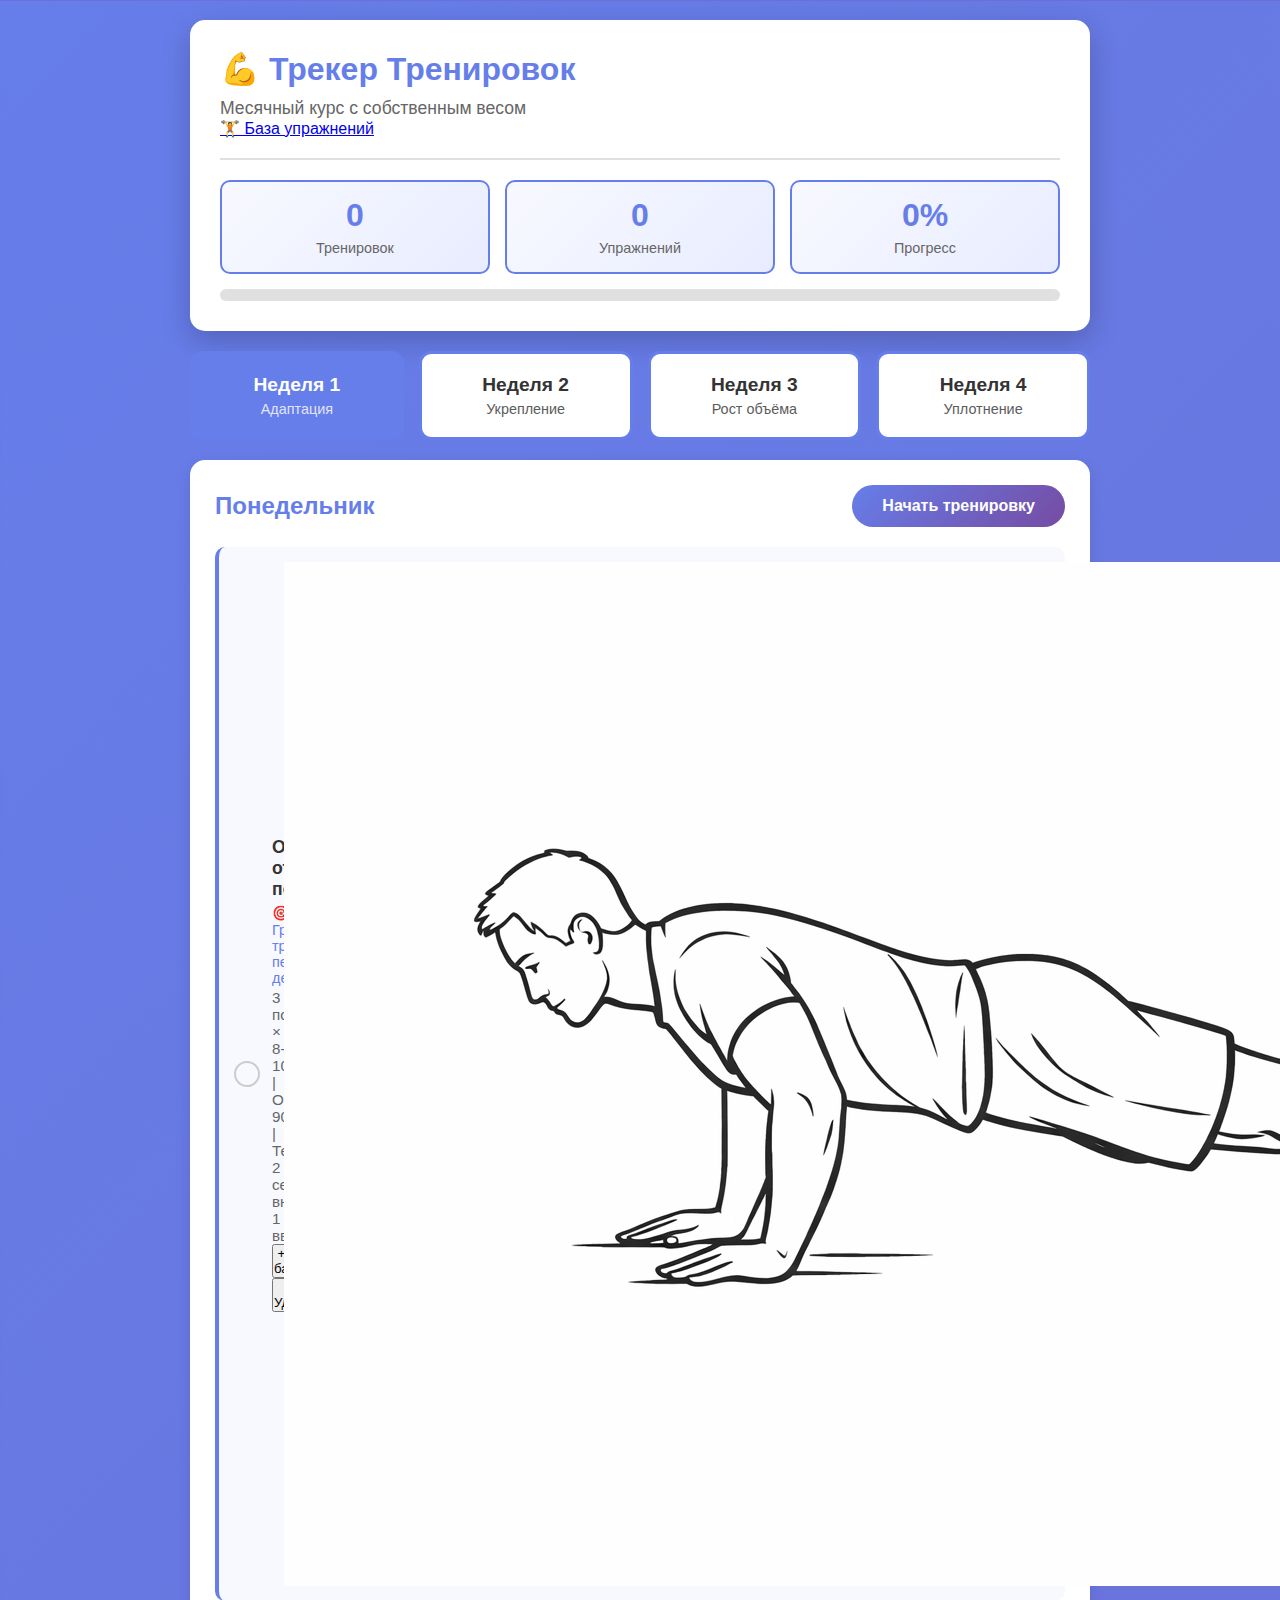
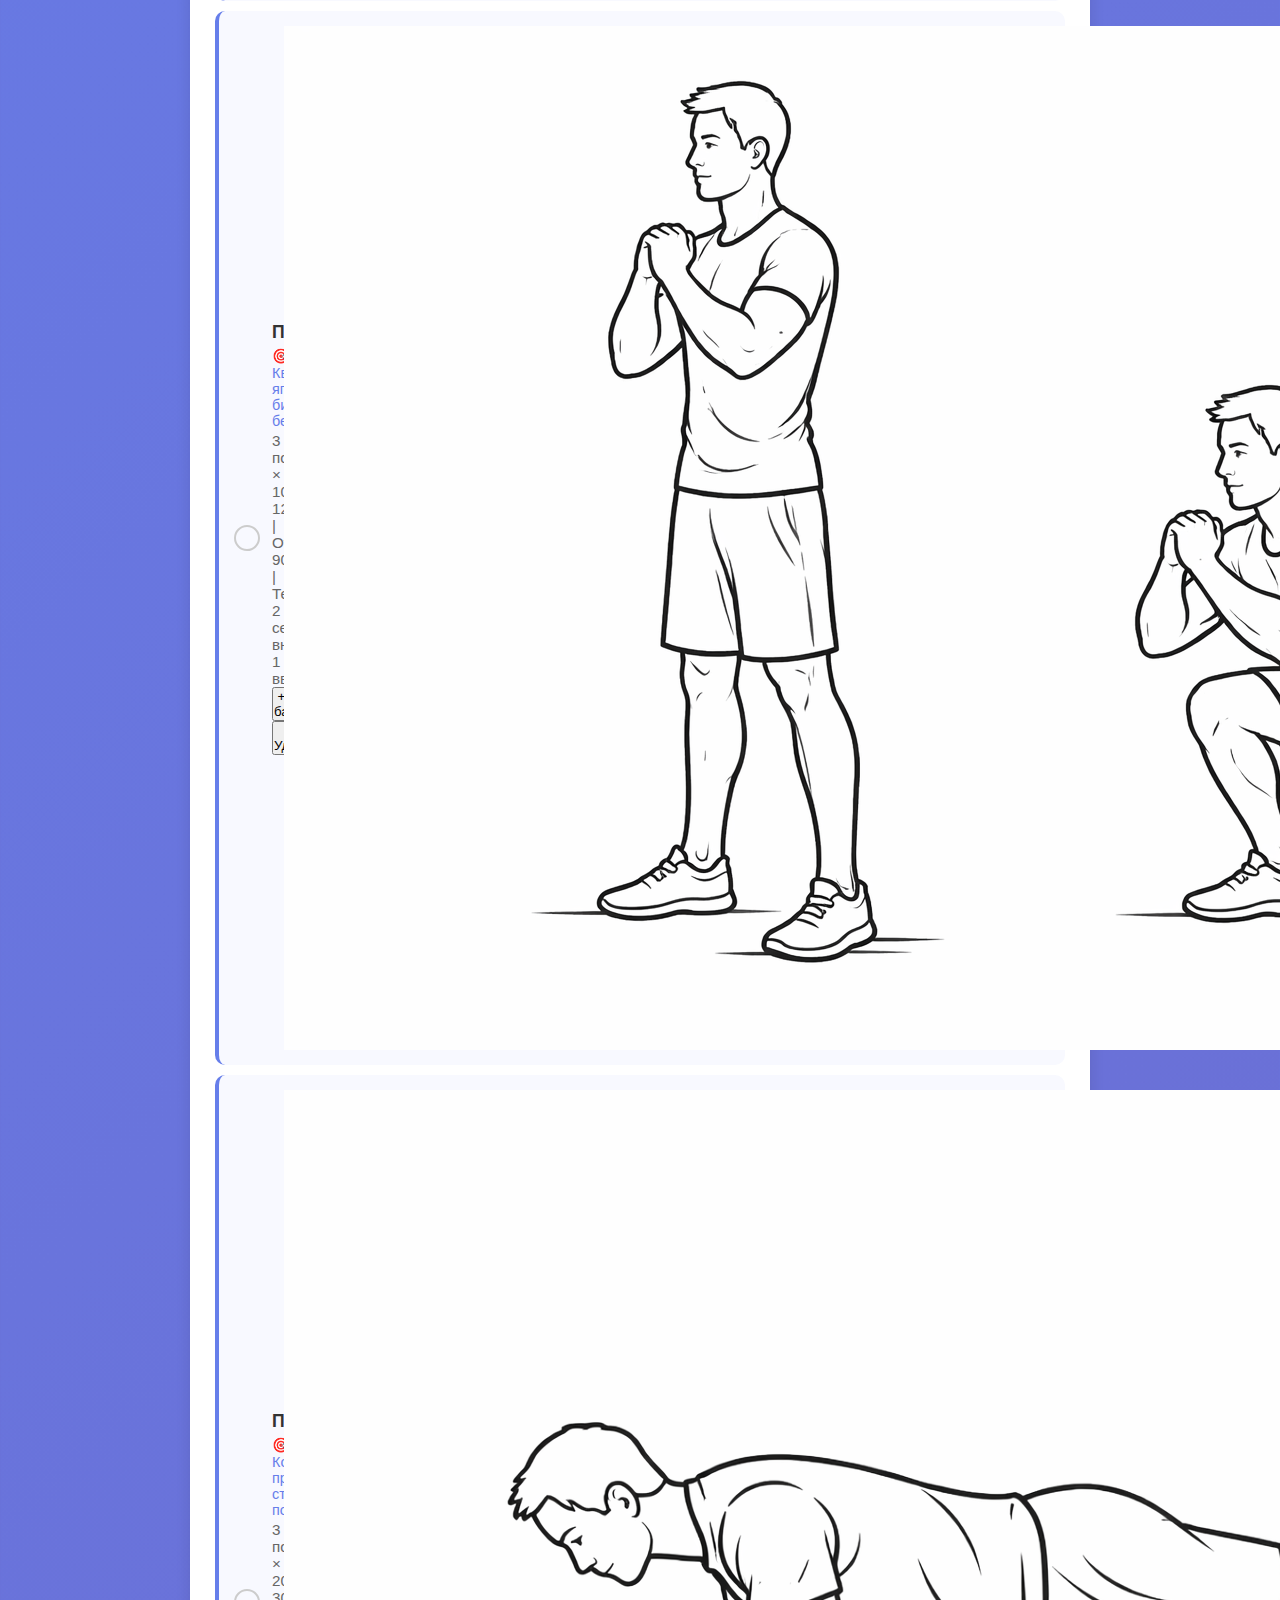
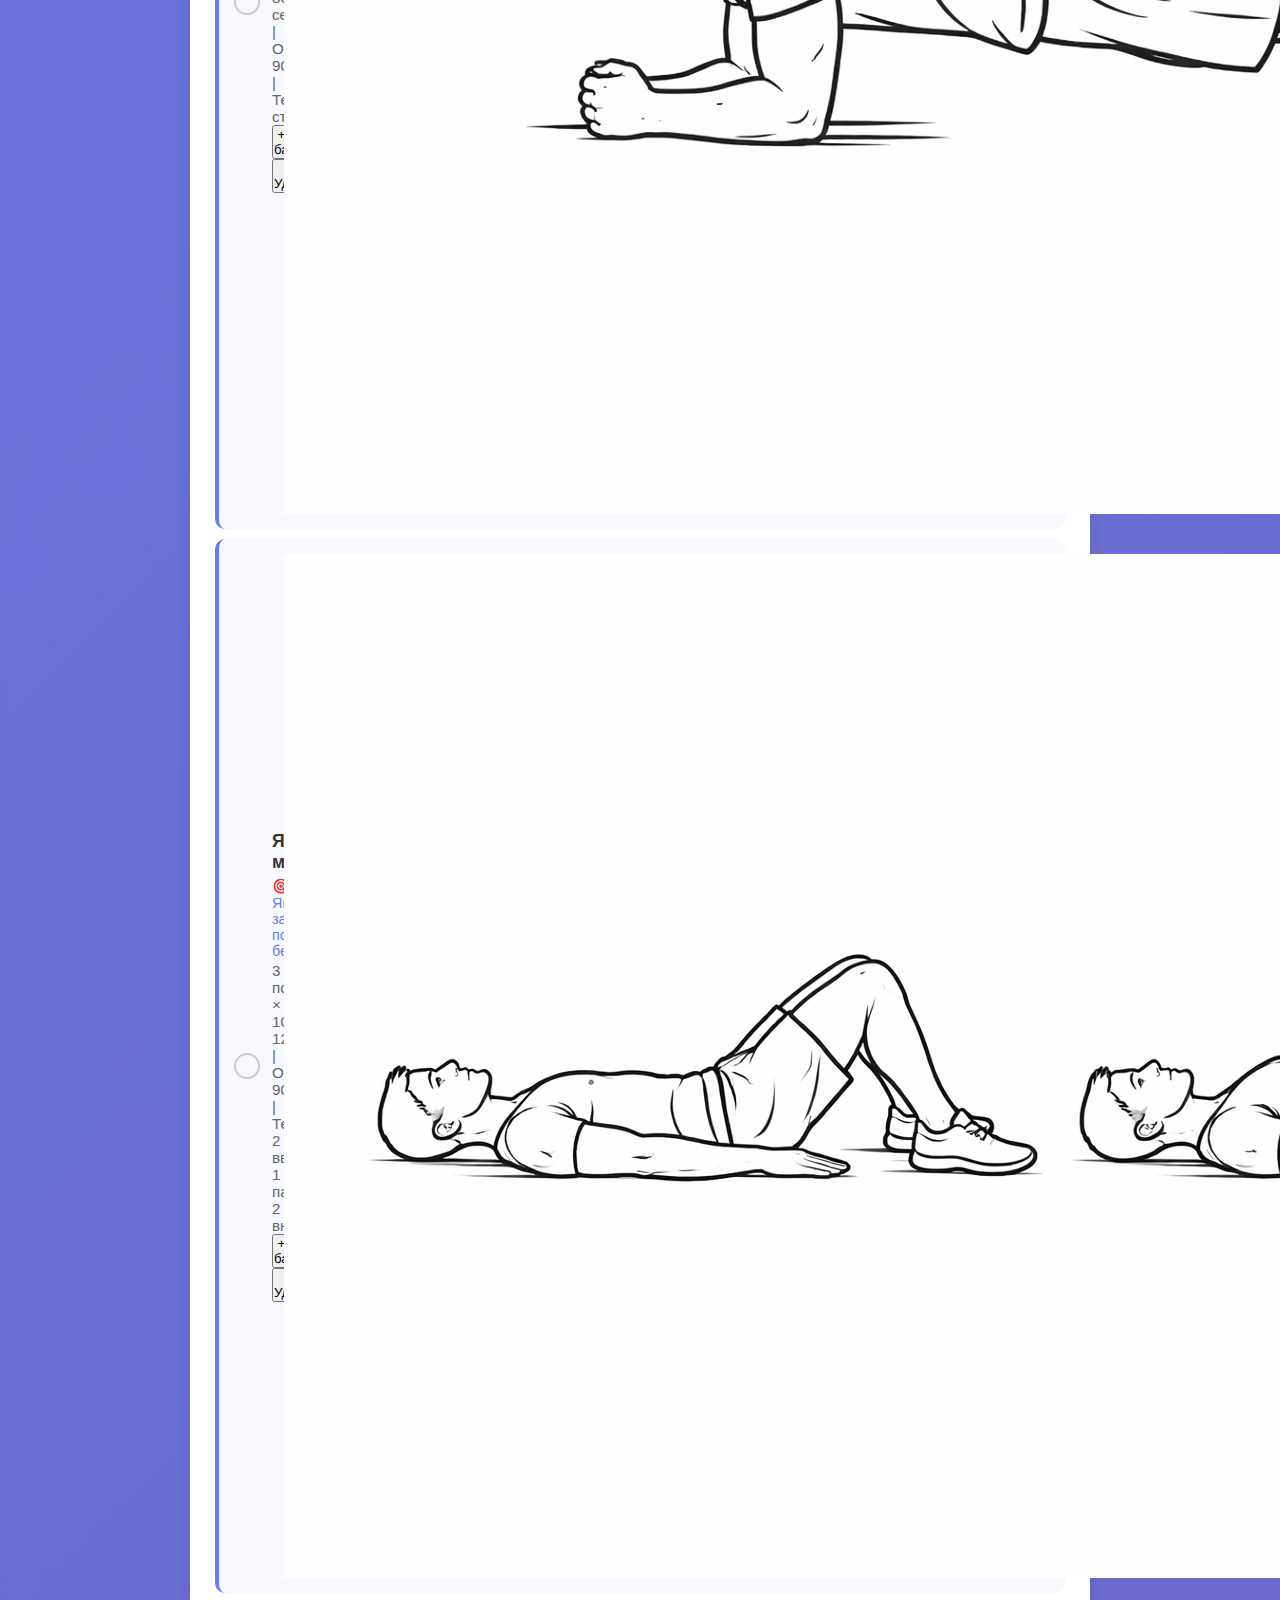
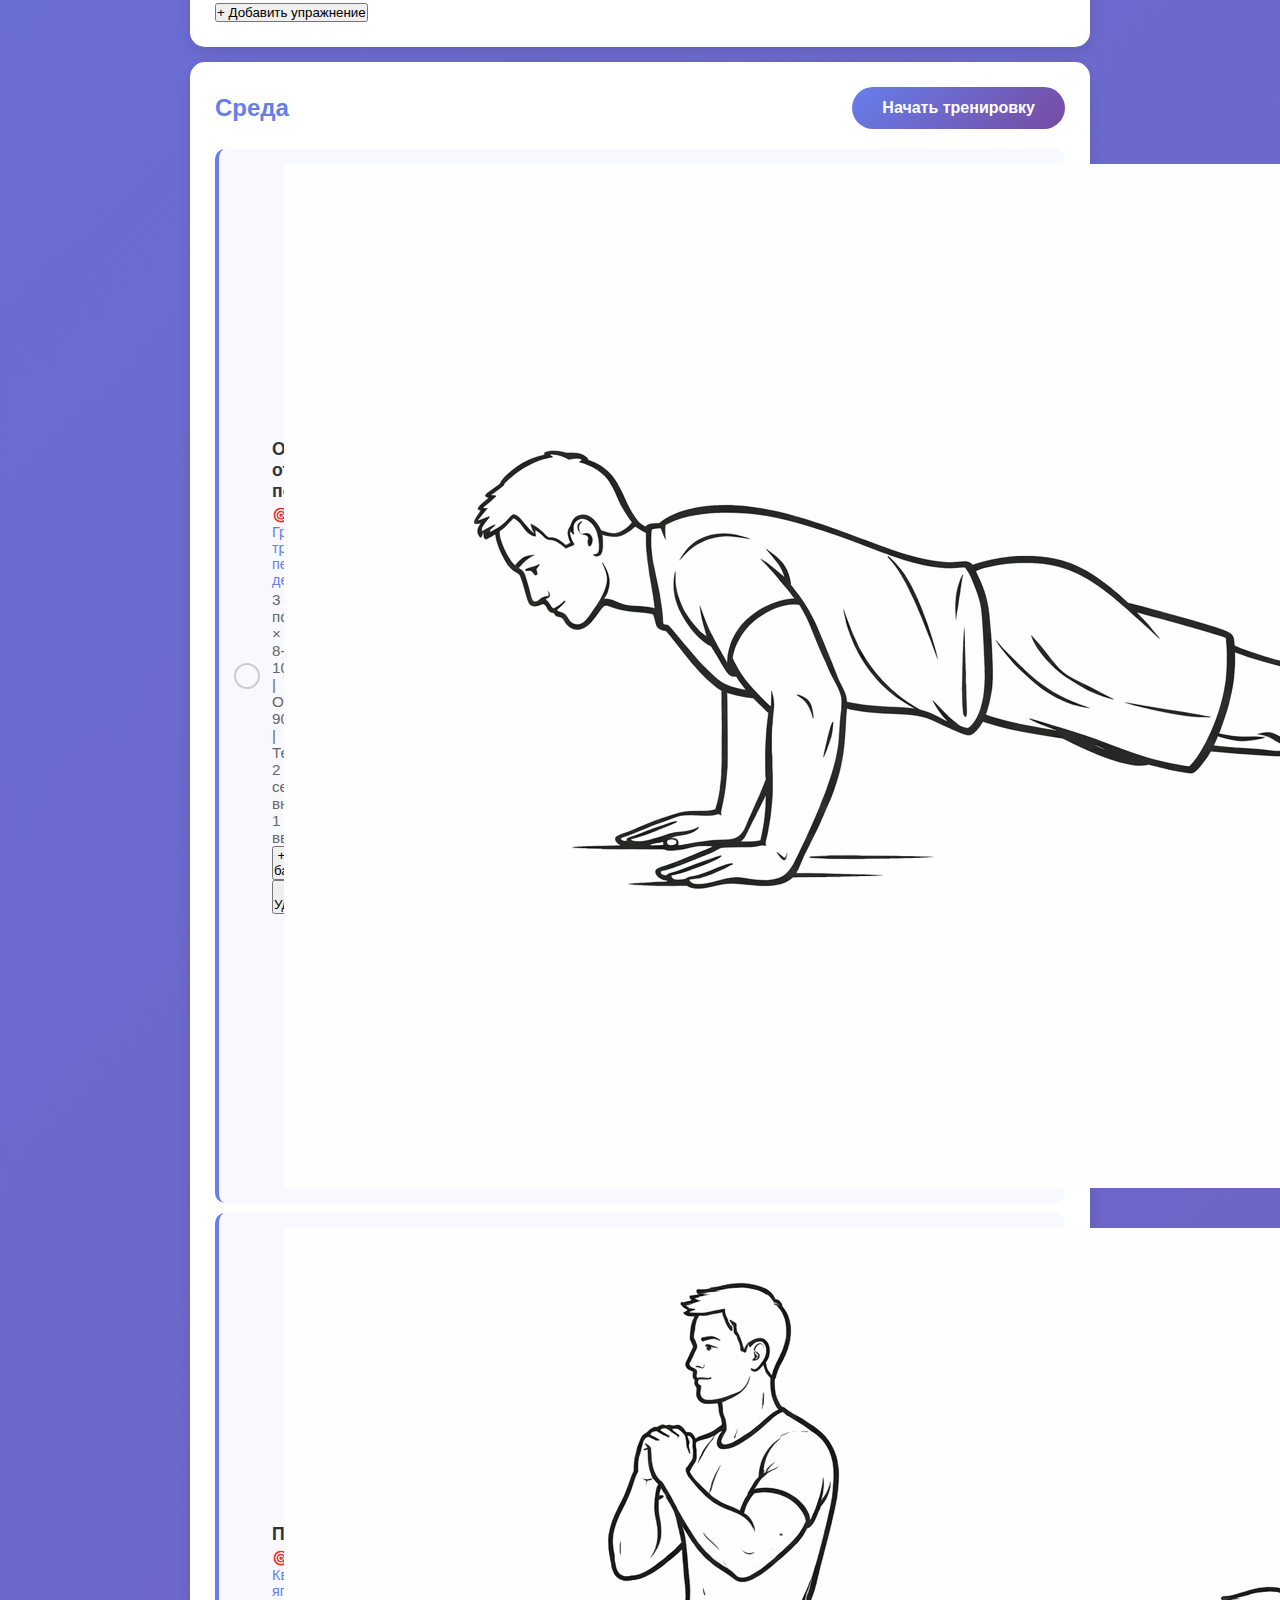
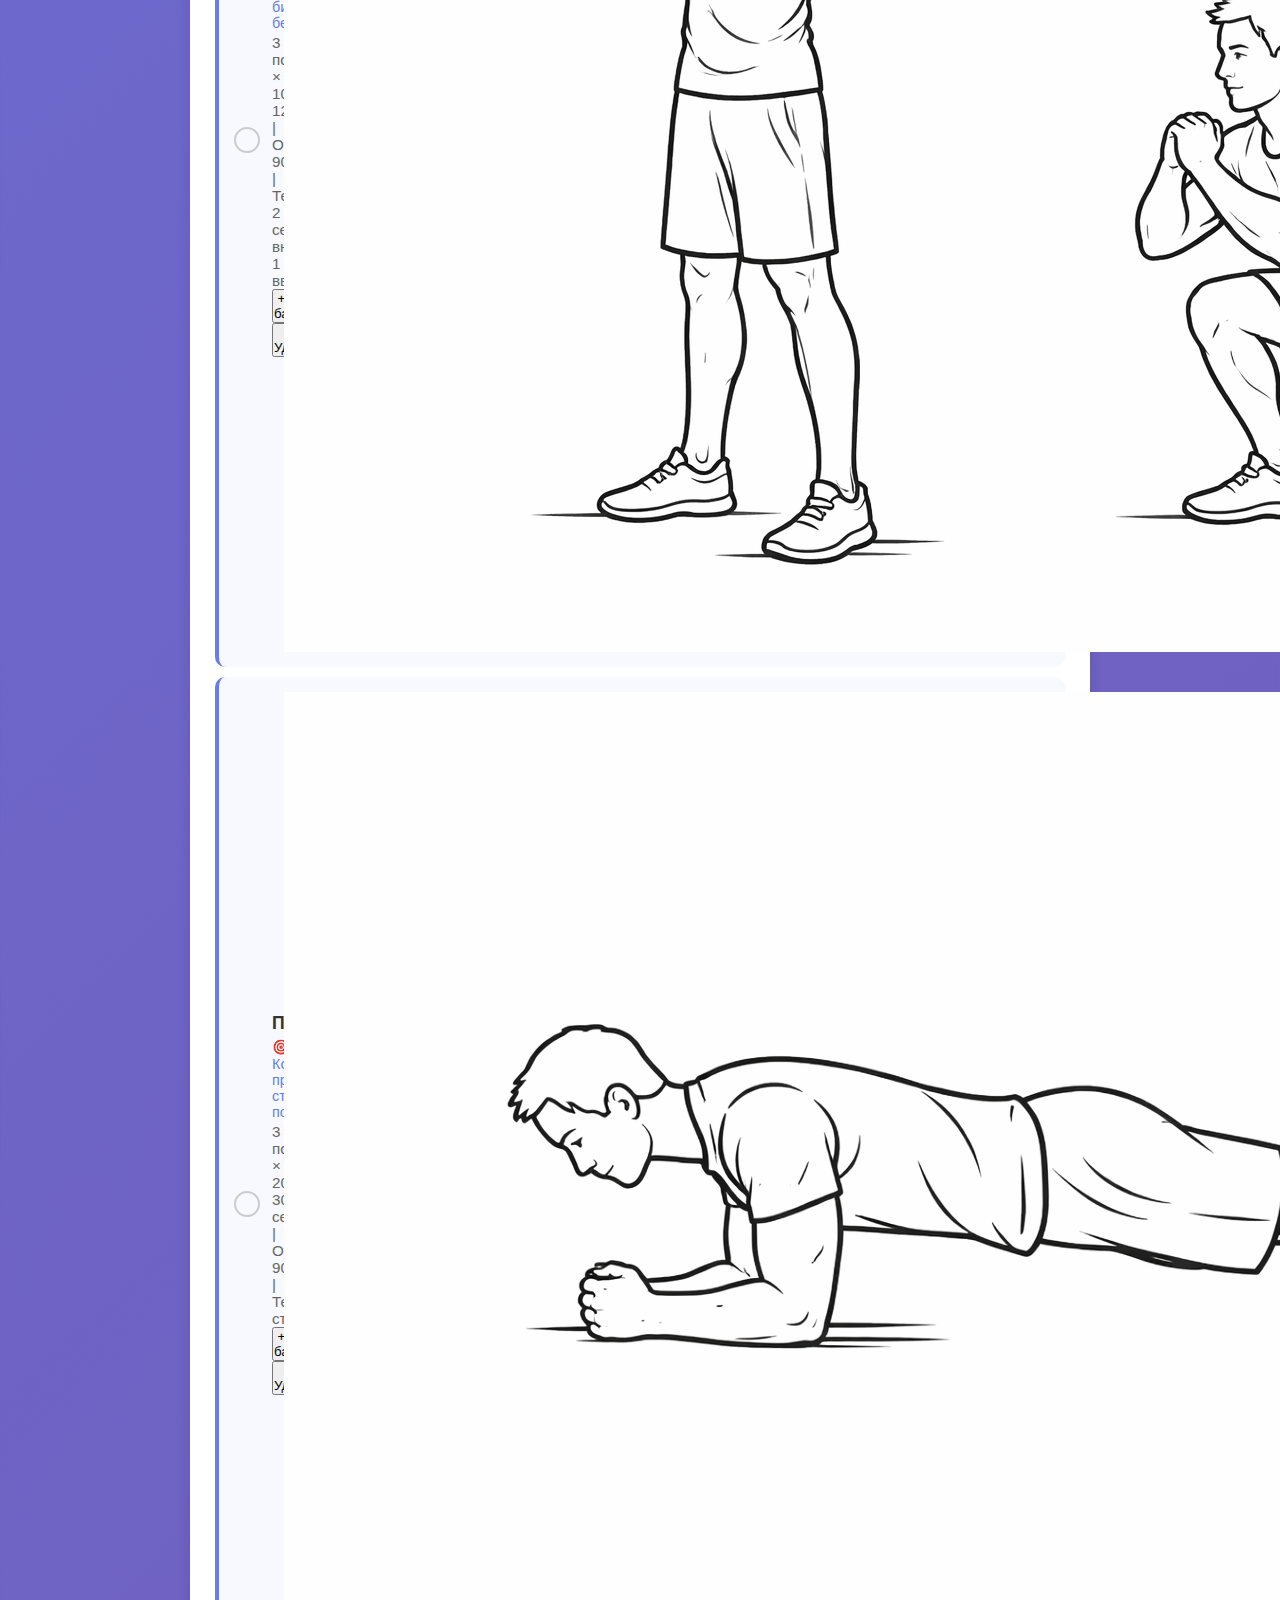
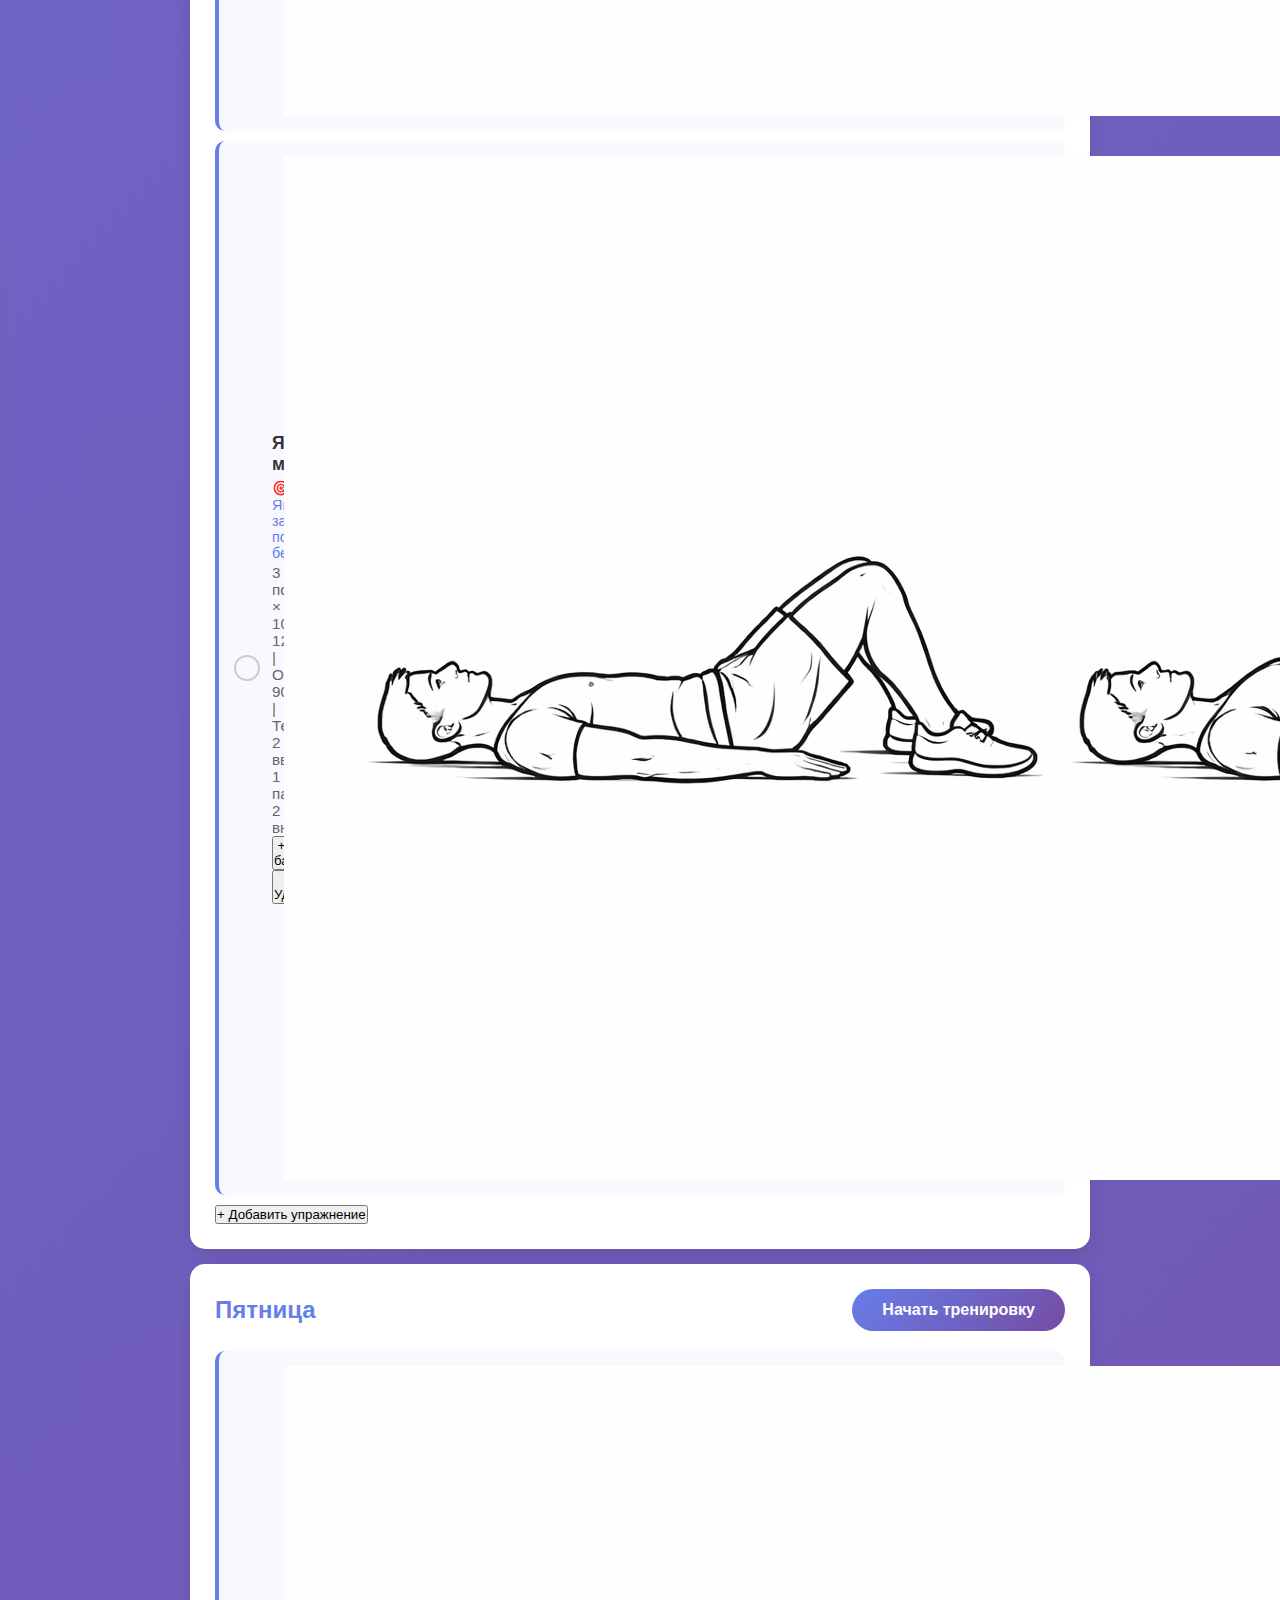
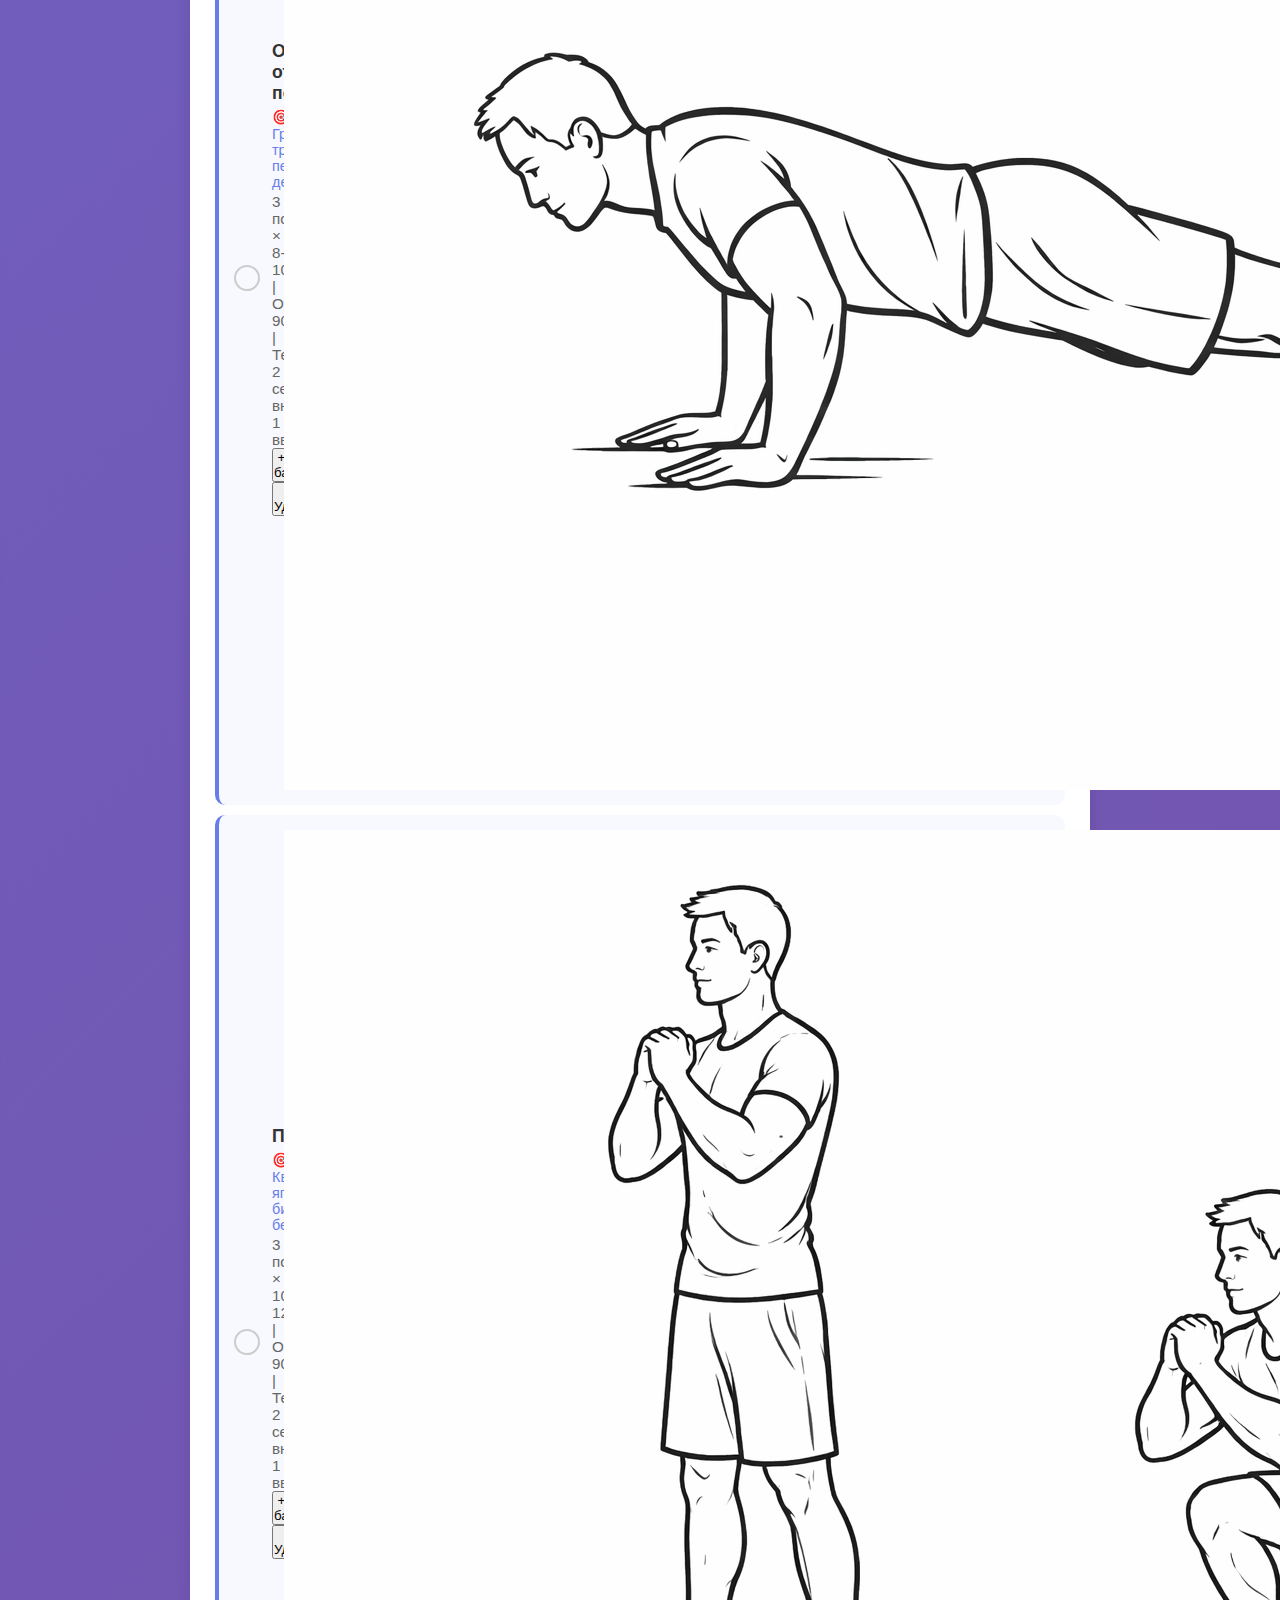
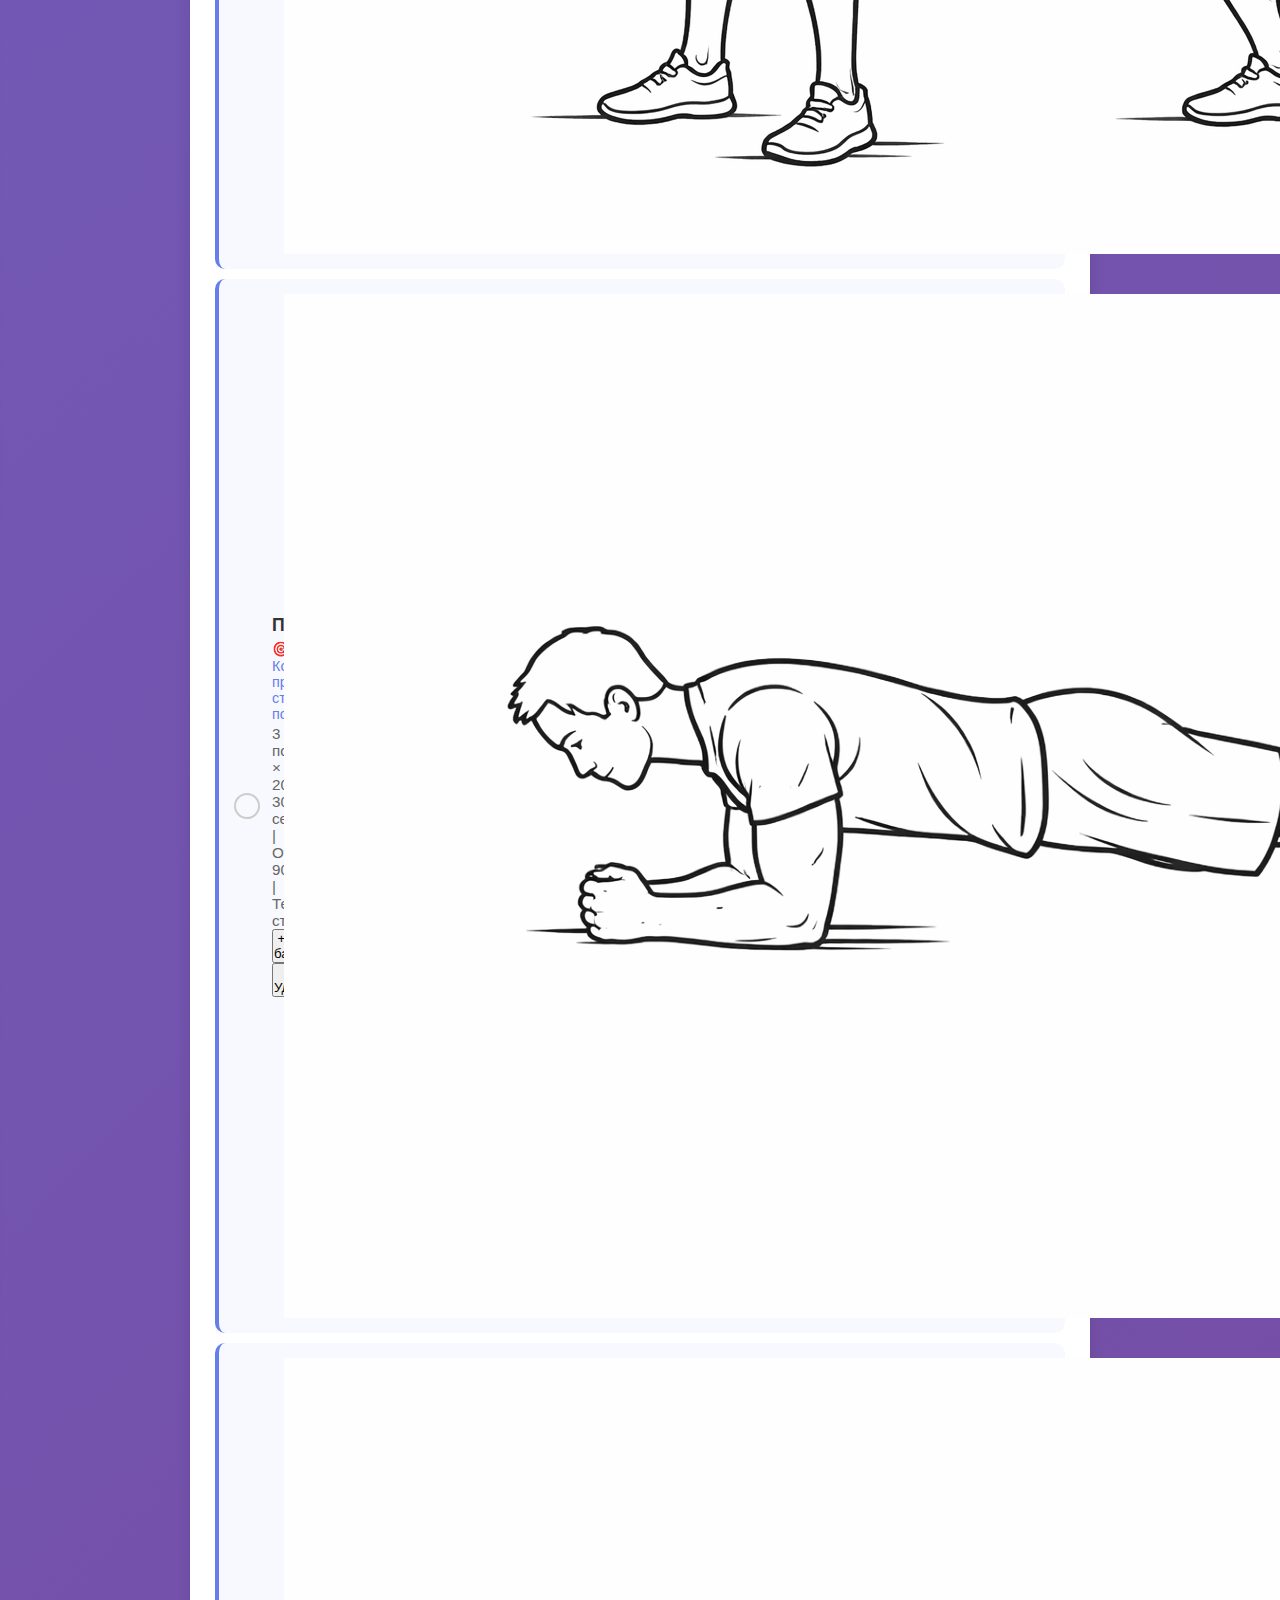
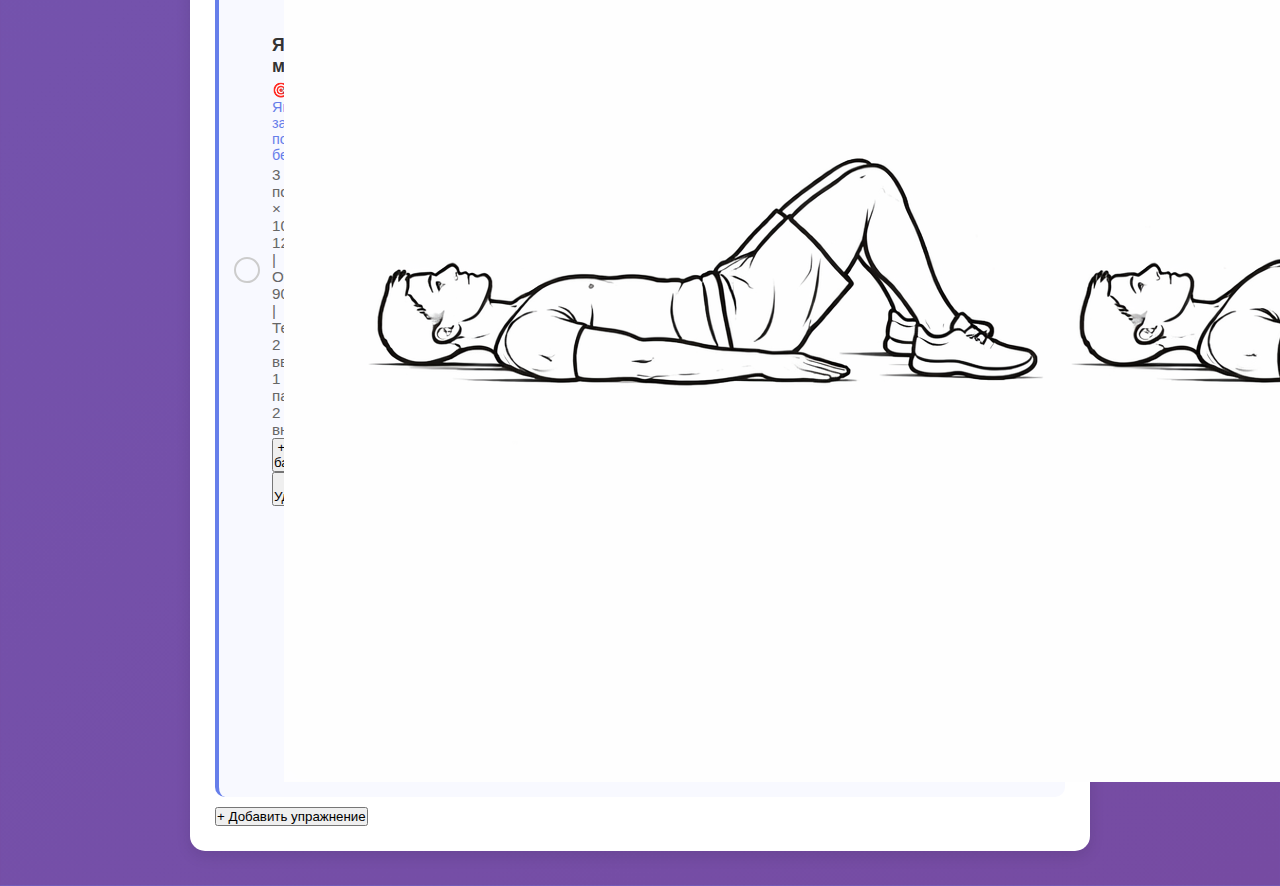
<file: index.html>
<!DOCTYPE html>
<html lang="ru">
<head>
    <meta charset="UTF-8">
    <meta name="viewport" content="width=device-width, initial-scale=1.0">
    <title>Трекер Тренировок — Месячный Курс</title>
    <link rel="stylesheet" href="styles.css">
</head>
<body>
    <div class="container">
        <header>
            <div class="header-top">
                <div>
                    <h1>💪 Трекер Тренировок</h1>
                    <p class="subtitle">Месячный курс с собственным весом</p>
                </div>
                <a href="exercises_db.html" class="db-link-btn">🏋️ База упражнений</a>
            </div>
            <div class="progress-stats" id="progressStats">
                <div class="stat-item">
                    <span class="stat-number" id="completedCount">0</span>
                    <span class="stat-label">Тренировок</span>
                </div>
                <div class="stat-item">
                    <span class="stat-number" id="completedExCount">0</span>
                    <span class="stat-label">Упражнений</span>
                </div>
                <div class="stat-item">
                    <span class="stat-number" id="progressPercent">0%</span>
                    <span class="stat-label">Прогресс</span>
                </div>
            </div>
            <div class="progress-bar-wrap">
                <div class="progress-bar" id="progressBar" style="width: 0%"></div>
            </div>
        </header>

        <div id="planView">
            <div class="week-selector">
                <div class="week-btn active" data-week="1">
                    <div class="week-title">Неделя 1</div>
                    <div class="week-desc">Адаптация</div>
                </div>
                <div class="week-btn" data-week="2">
                    <div class="week-title">Неделя 2</div>
                    <div class="week-desc">Укрепление</div>
                </div>
                <div class="week-btn" data-week="3">
                    <div class="week-title">Неделя 3</div>
                    <div class="week-desc">Рост объёма</div>
                </div>
                <div class="week-btn" data-week="4">
                    <div class="week-title">Неделя 4</div>
                    <div class="week-desc">Уплотнение</div>
                </div>
            </div>

            <div id="trainingList"></div>
        </div>

        <div id="workoutMode" class="workout-mode">
            <button class="close-workout" onclick="exitWorkout()">✕ Закрыть тренировку</button>

            <div class="workout-header">
                <h2 id="workoutTitle"></h2>
            </div>

            <div class="progress-info">
                <span id="exerciseProgress">Упражнение 1 из 5</span>
            </div>

            <div class="current-exercise">
                <h2 id="currentExerciseName"></h2>
                <img id="currentExerciseImg" class="exercise-workout-img hidden" alt="">
                <p class="current-params" id="currentExerciseParams"></p>
            </div>

            <div class="workout-controls workout-controls-top">
                <button class="start-btn" id="completeSetBtn" onclick="completeSet()">Подход выполнен</button>
            </div>

            <div class="set-tracker" id="setTracker"></div>

            <div id="timerSection" class="timer hidden">
                <div class="timer-label" id="timerLabel">Отдых</div>
                <div class="timer-display" id="timerDisplay">00:00</div>
                <div class="timer-controls">
                    <button class="timer-btn primary hidden" id="startTimerBtn" onclick="startTimer()">Старт</button>
                    <button class="timer-btn secondary hidden" id="pauseTimerBtn" onclick="pauseTimer()">Пауза</button>
                    <button class="timer-btn danger" id="skipRestBtn" onclick="skipRest()">Пропустить</button>
                </div>
            </div>

            <div class="workout-controls">
                <button class="start-btn" id="nextExerciseBtn" onclick="nextExercise()" style="display:none;">Следующее упражнение</button>
            </div>

            <div id="completionMessage" class="hidden"></div>
        </div>
    </div>

    <!-- Exercise Picker Modal -->
    <div class="modal-overlay hidden" id="exercisePickerModal">
        <div class="modal-content">
            <div class="modal-header">
                <h3>Добавить упражнение в тренировку</h3>
                <button class="modal-close" onclick="closeExercisePicker()">✕</button>
            </div>
            <input type="text" class="picker-search" id="exercisePickerSearch" placeholder="🔍 Поиск упражнений..." oninput="renderExercisePicker()">
            <div id="exercisePickerList" class="picker-list"></div>
            <div class="picker-footer">
                <a href="exercises_db.html" class="picker-manage-link">Управление базой упражнений →</a>
            </div>
        </div>
    </div>

    <!-- Toast -->
    <div class="toast" id="mainToast"></div>

    <script src="app.js"></script>
</body>
</html>
</file>
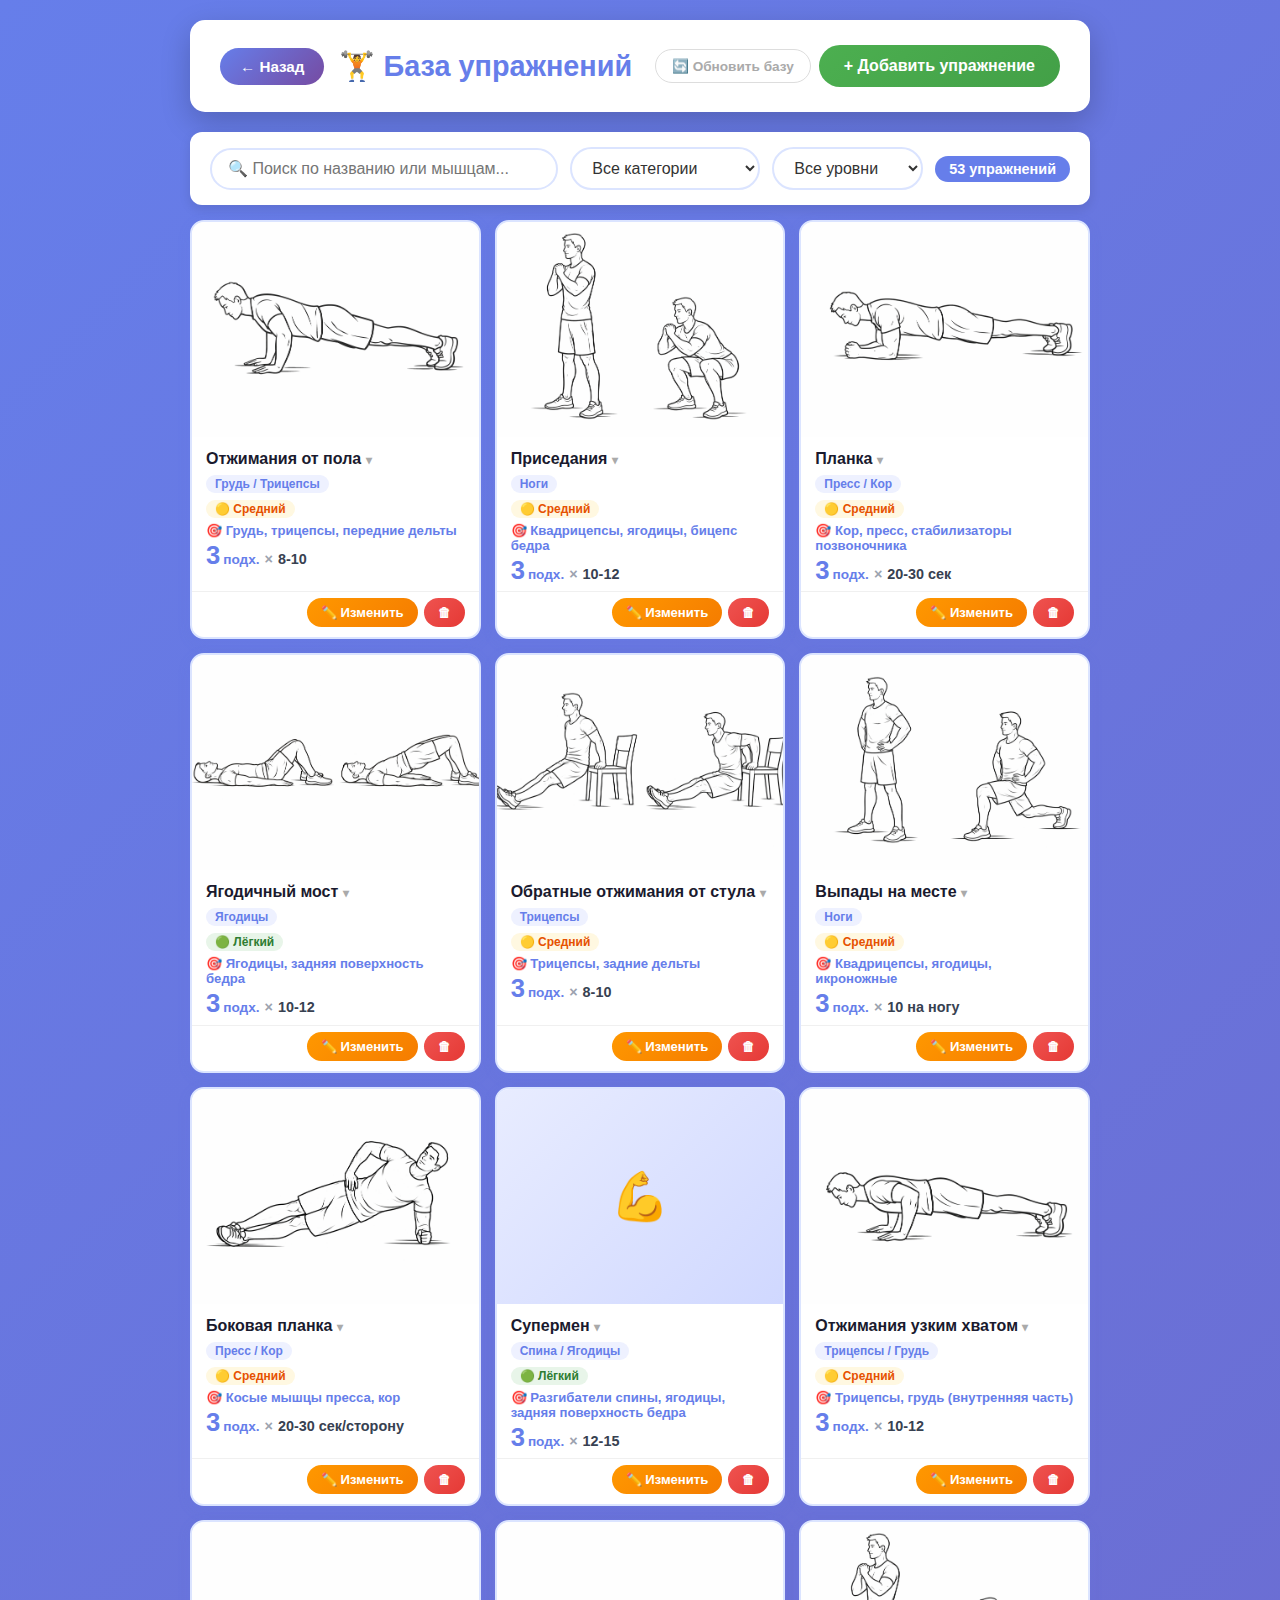
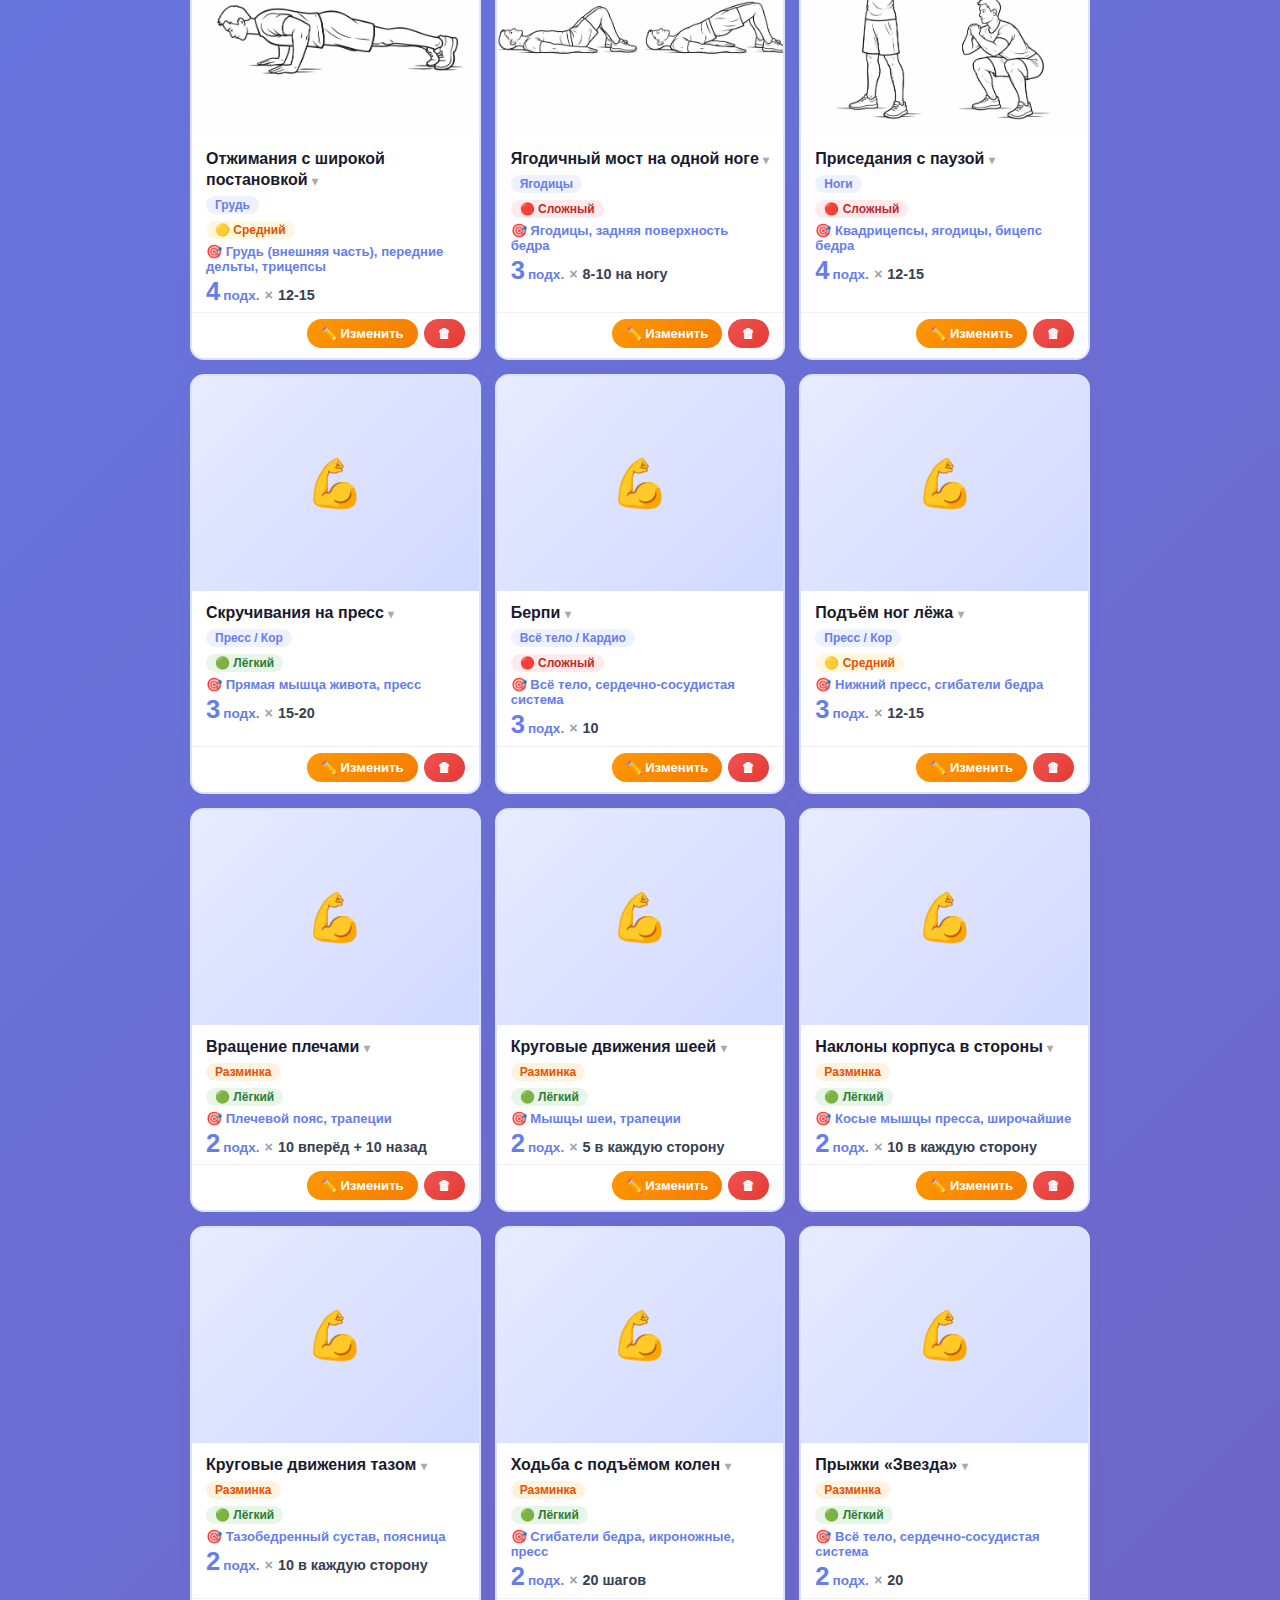
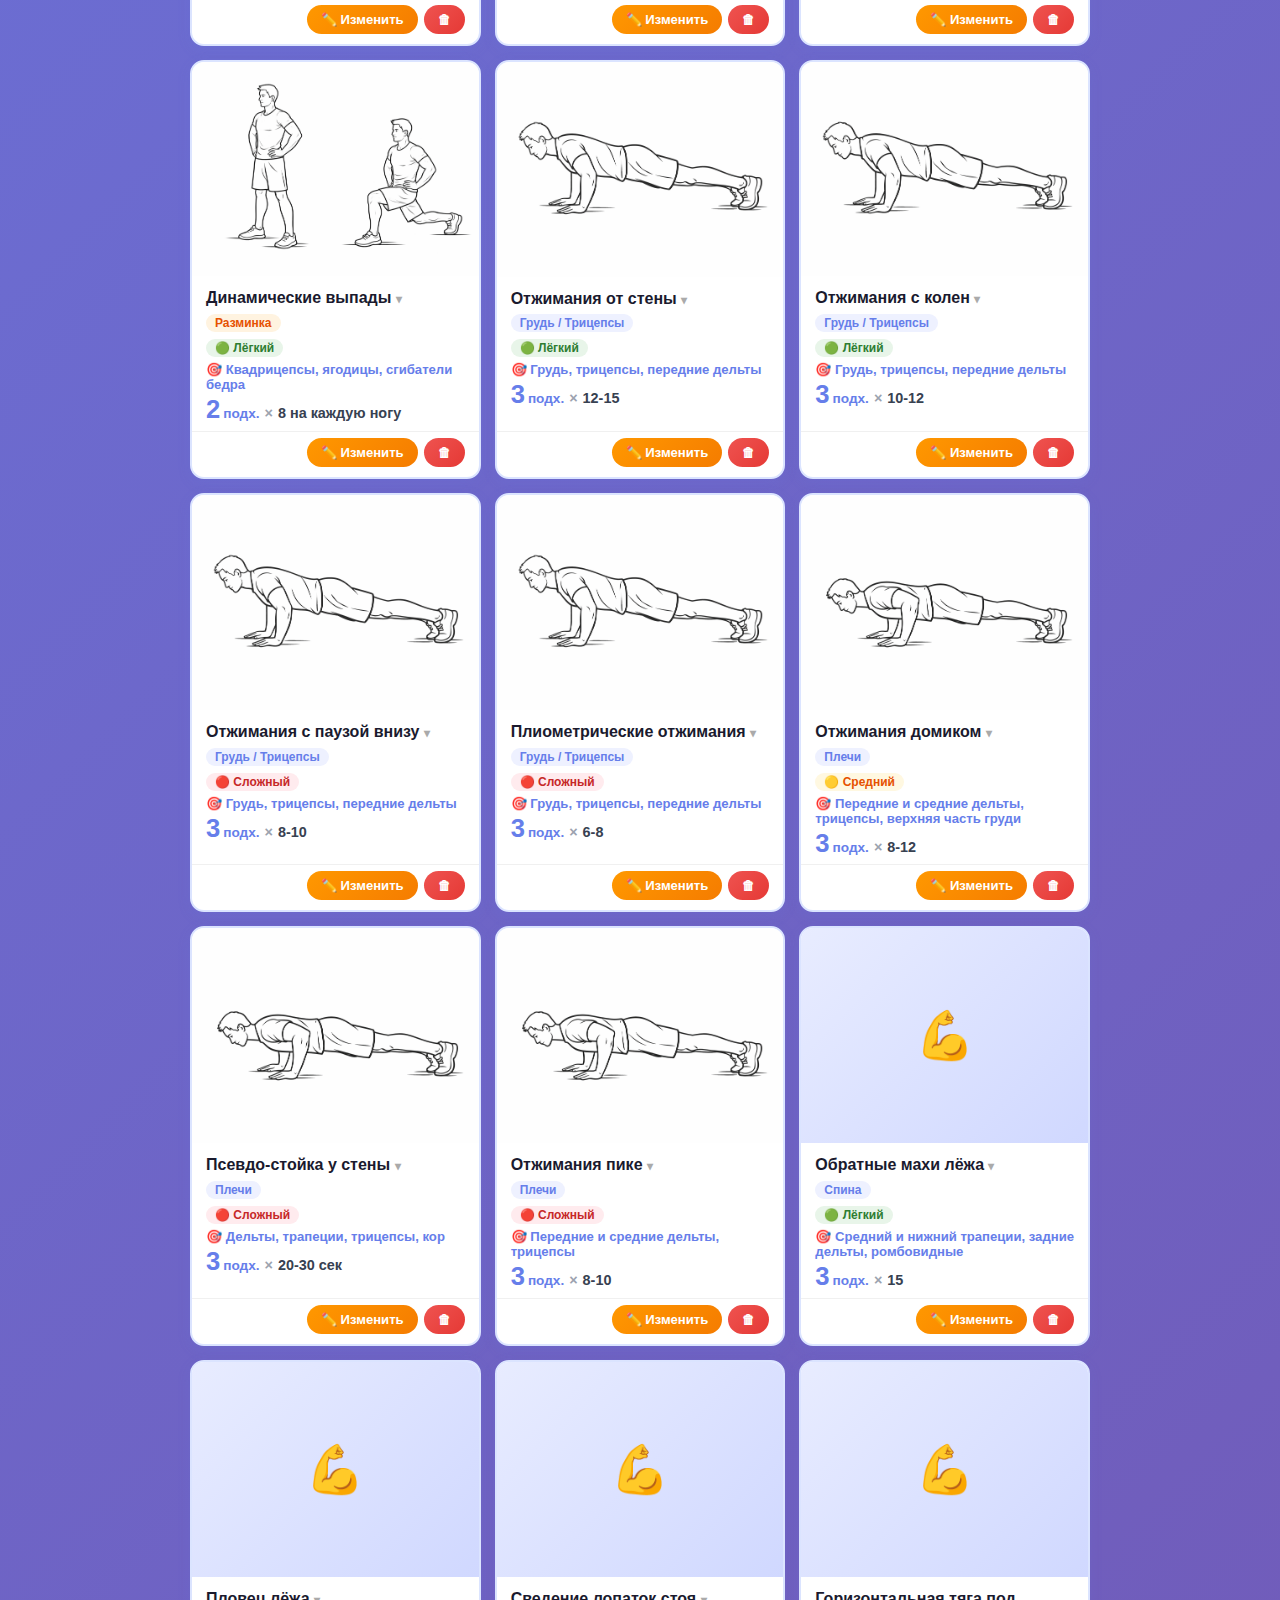
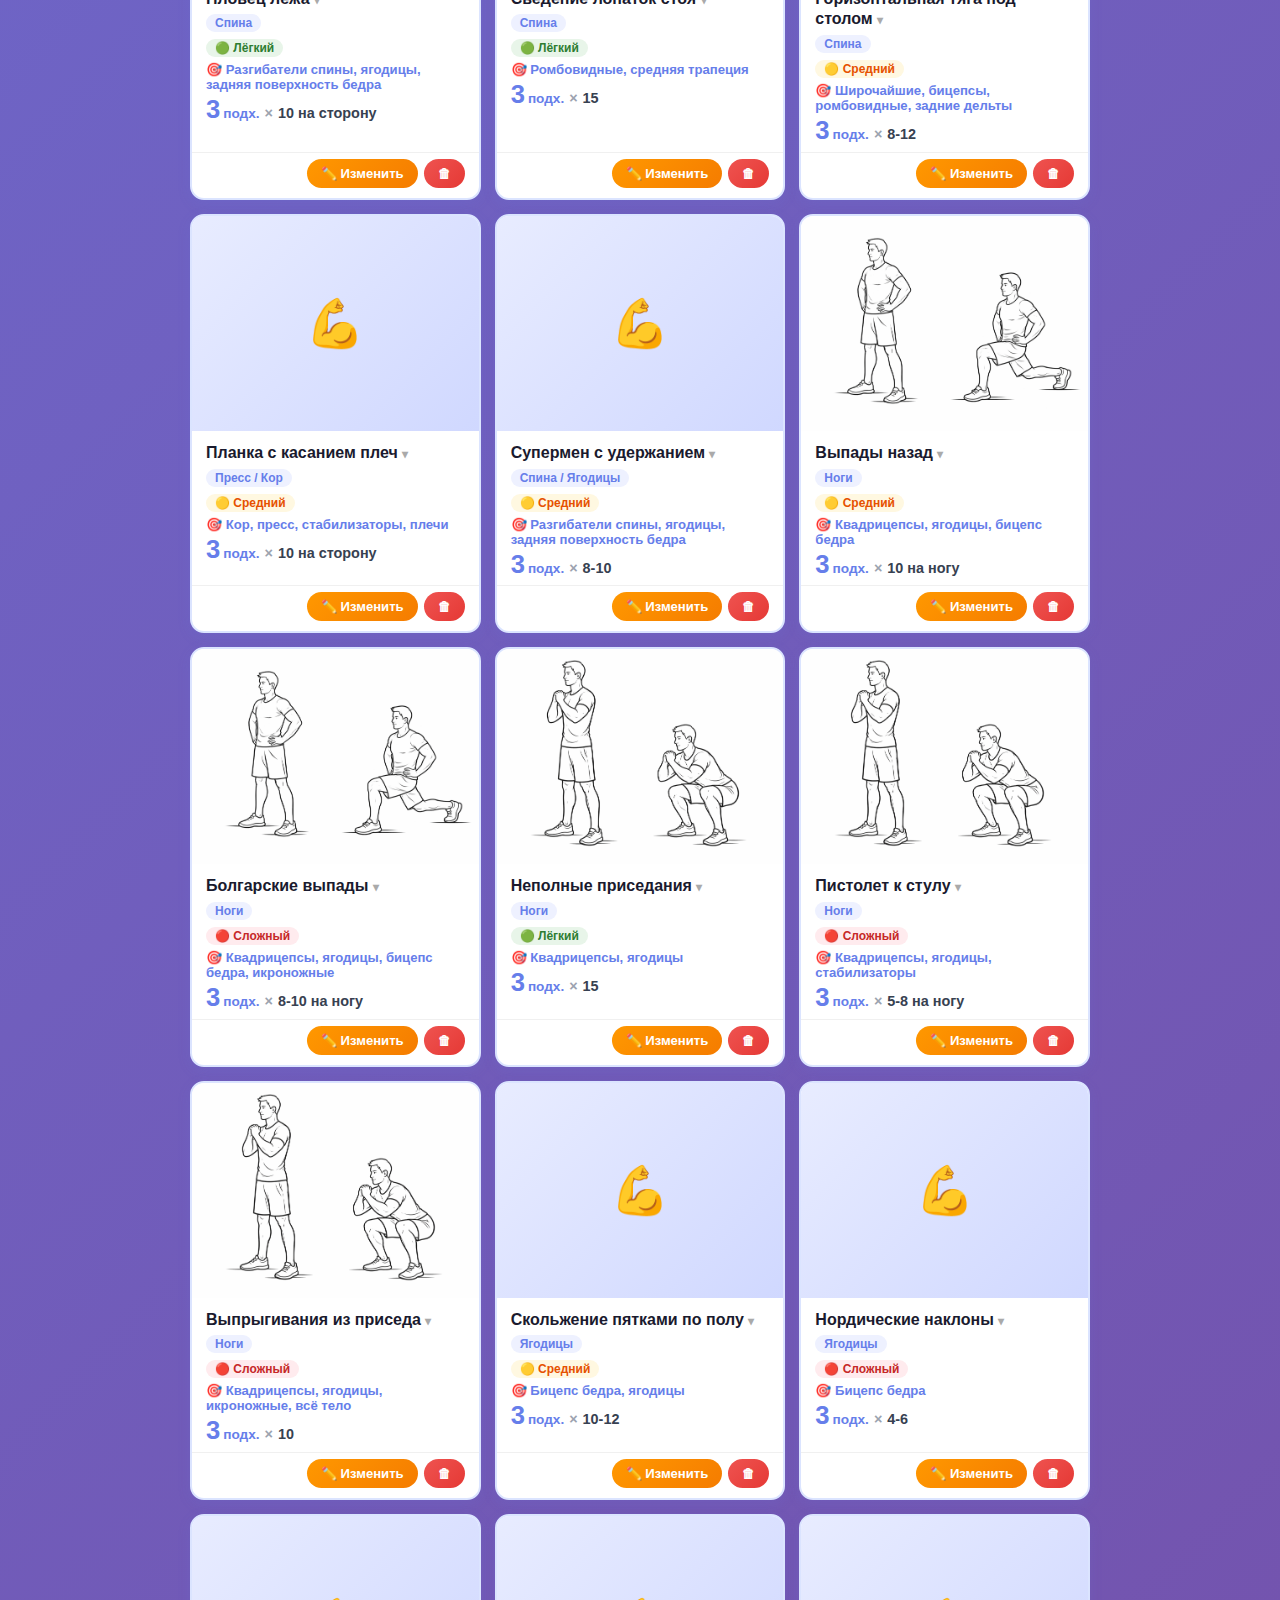
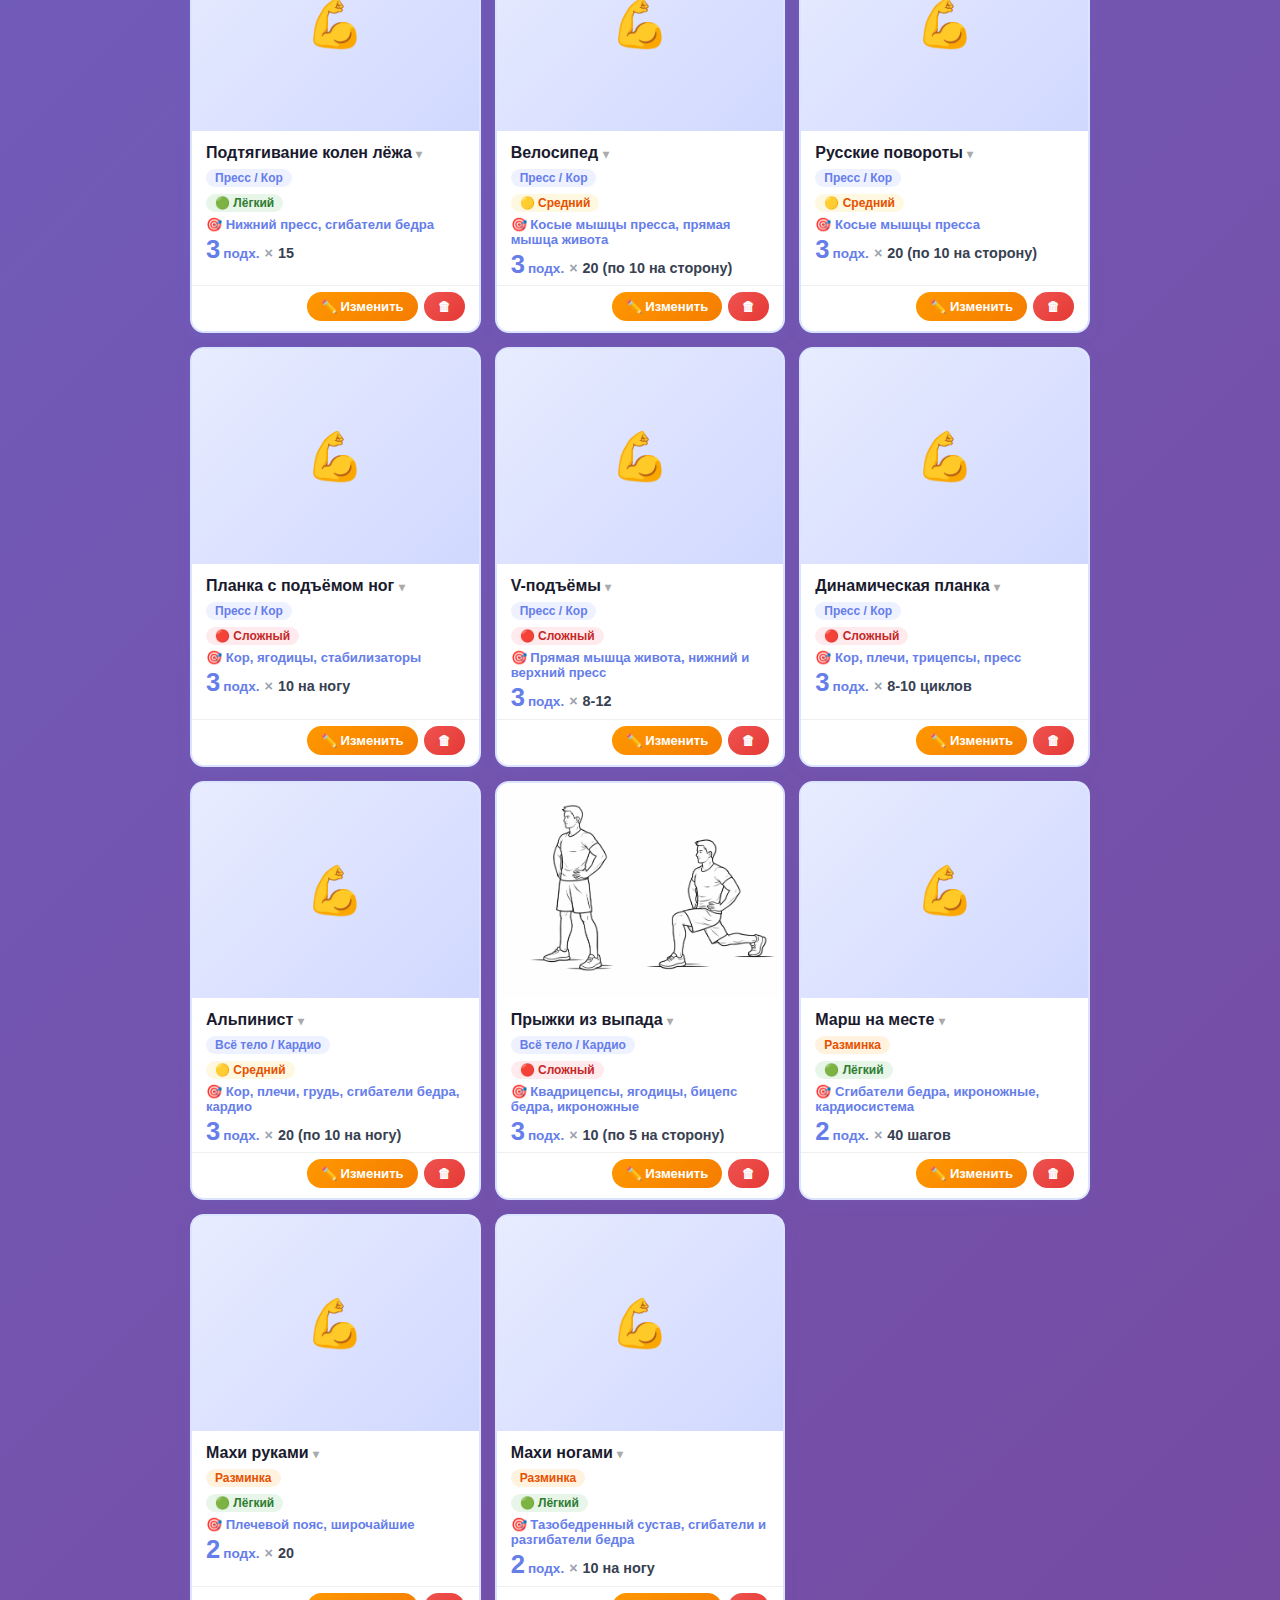
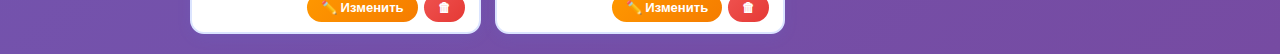
<file: exercises_db.html>
<!DOCTYPE html>
<html lang="ru">
<head>
    <meta charset="UTF-8">
    <meta name="viewport" content="width=device-width, initial-scale=1.0">
    <title>База упражнений</title>
    <style>
        * { margin: 0; padding: 0; box-sizing: border-box; }

        body {
            font-family: 'Segoe UI', Tahoma, Geneva, Verdana, sans-serif;
            background: linear-gradient(135deg, #667eea 0%, #764ba2 100%);
            min-height: 100vh;
            padding: 20px;
            color: #333;
        }

        .container { max-width: 900px; margin: 0 auto; }

        header {
            background: white;
            border-radius: 15px;
            padding: 25px 30px;
            margin-bottom: 20px;
            box-shadow: 0 10px 30px rgba(0,0,0,0.2);
            display: flex;
            align-items: center;
            justify-content: space-between;
            gap: 15px;
            flex-wrap: wrap;
        }

        .header-left { display: flex; align-items: center; gap: 15px; }

        .back-btn {
            background: linear-gradient(135deg, #667eea 0%, #764ba2 100%);
            color: white;
            border: none;
            padding: 10px 20px;
            border-radius: 20px;
            cursor: pointer;
            font-size: 0.95em;
            font-weight: bold;
            text-decoration: none;
            display: inline-block;
            transition: transform 0.2s;
        }
        .back-btn:hover { transform: scale(1.05); }

        h1 { color: #667eea; font-size: 1.8em; }

        .add-btn {
            background: linear-gradient(135deg, #4caf50 0%, #43a047 100%);
            color: white;
            border: none;
            padding: 12px 25px;
            border-radius: 25px;
            cursor: pointer;
            font-size: 1em;
            font-weight: bold;
            transition: transform 0.2s;
        }
        .add-btn:hover { transform: scale(1.05); }

        .reset-btn {
            background: transparent;
            color: #aaa;
            border: 1.5px solid #ddd;
            padding: 8px 16px;
            border-radius: 20px;
            cursor: pointer;
            font-size: 0.85em;
            font-weight: 600;
            transition: all 0.2s;
        }
        .reset-btn:hover { background: #fff0f0; color: #e53935; border-color: #e53935; }

        /* Search & Filter */
        .controls {
            background: white;
            border-radius: 12px;
            padding: 15px 20px;
            margin-bottom: 15px;
            box-shadow: 0 4px 12px rgba(0,0,0,0.1);
            display: flex;
            gap: 12px;
            flex-wrap: wrap;
            align-items: center;
        }

        .search-input {
            flex: 1;
            min-width: 200px;
            padding: 10px 16px;
            border: 2px solid #dbe4ff;
            border-radius: 25px;
            font-size: 1em;
            outline: none;
            transition: border-color 0.2s;
        }
        .search-input:focus { border-color: #667eea; }

        .filter-select {
            padding: 10px 16px;
            border: 2px solid #dbe4ff;
            border-radius: 25px;
            font-size: 1em;
            outline: none;
            cursor: pointer;
            background: white;
            color: #333;
        }
        .filter-select:focus { border-color: #667eea; }

        .count-badge {
            background: #667eea;
            color: white;
            padding: 5px 14px;
            border-radius: 20px;
            font-size: 0.9em;
            font-weight: bold;
            white-space: nowrap;
        }

        /* Exercise Cards Grid */
        .exercise-cards {
            display: grid;
            grid-template-columns: repeat(3, 1fr);
            gap: 14px;
        }

        .exercise-card {
            background: white;
            border-radius: 14px;
            box-shadow: 0 4px 14px rgba(102,126,234,0.12);
            border: 2px solid #dbe4ff;
            overflow: hidden;
            display: flex;
            flex-direction: column;
            transition: transform 0.2s, box-shadow 0.2s, border-color 0.2s;
        }
        .exercise-card:hover {
            transform: translateY(-4px);
            box-shadow: 0 10px 28px rgba(102,126,234,0.22);
            border-color: #667eea;
        }

        .card-img {
            width: 100%;
            aspect-ratio: 4/3;
            object-fit: cover;
            display: block;
            background: #f0f0f0;
        }
        .card-img-placeholder {
            width: 100%;
            aspect-ratio: 4/3;
            background: linear-gradient(135deg, #e8ecff 0%, #d0d8ff 100%);
            display: flex;
            align-items: center;
            justify-content: center;
            font-size: 3em;
        }

        .card-body {
            padding: 12px 14px 8px;
            flex: 1;
            display: flex;
            flex-direction: column;
            gap: 5px;
        }

        .card-name {
            font-size: 1em;
            font-weight: 800;
            color: #1a1a2e;
            cursor: pointer;
            line-height: 1.3;
            transition: color 0.2s;
        }
        .card-name:hover { color: #667eea; }

        .card-category {
            display: inline-block;
            background: #eef1ff;
            color: #667eea;
            font-size: 0.75em;
            padding: 2px 9px;
            border-radius: 12px;
            font-weight: 600;
            width: fit-content;
        }
        .card-category[data-cat="Разминка"] { background: #fff3e0; color: #e65100; }

        .card-muscles {
            color: #667eea;
            font-size: 0.82em;
            font-weight: 600;
        }

        .card-sets-row {
            display: flex;
            align-items: baseline;
            gap: 3px;
            flex-wrap: wrap;
        }
        .card-sets-num {
            font-size: 1.6em;
            font-weight: 900;
            color: #667eea;
            line-height: 1;
        }
        .card-sets-label {
            font-size: 0.85em;
            font-weight: 600;
            color: #667eea;
        }
        .card-sets-x {
            font-size: 0.9em;
            font-weight: 700;
            color: #9ca3af;
            margin: 0 2px;
        }
        .card-reps {
            font-size: 0.9em;
            font-weight: 700;
            color: #374151;
        }

        .card-technique {
            color: #555;
            font-size: 0.83em;
            line-height: 1.5;
            padding: 8px 10px;
            background: #f8f9ff;
            border-radius: 8px;
            border-left: 3px solid #667eea;
            margin-top: 4px;
            display: none;
        }
        .card-technique.open { display: block; }

        .card-level-tag {
            display: inline-flex;
            align-items: center;
            gap: 4px;
            font-size: 0.75em;
            font-weight: 700;
            padding: 2px 9px;
            border-radius: 12px;
            width: fit-content;
            margin-top: 2px;
        }
        .card-level-tag.easy  { background: #e8f5e9; color: #2e7d32; }
        .card-level-tag.medium { background: #fff8e1; color: #e65100; }
        .card-level-tag.hard  { background: #ffebee; color: #c62828; }

        .card-actions {
            display: flex;
            gap: 6px;
            padding: 6px 14px 10px;
            border-top: 1px solid #f0f0f0;
            justify-content: flex-end;
        }

        .edit-btn {
            background: linear-gradient(135deg, #ff9800 0%, #f57c00 100%);
            color: white;
            border: none;
            padding: 7px 14px;
            border-radius: 20px;
            cursor: pointer;
            font-size: 0.82em;
            font-weight: bold;
            transition: transform 0.2s;
        }
        .edit-btn:hover { transform: scale(1.05); }

        .delete-btn {
            background: linear-gradient(135deg, #ef5350 0%, #e53935 100%);
            color: white;
            border: none;
            padding: 7px 14px;
            border-radius: 20px;
            cursor: pointer;
            font-size: 0.82em;
            font-weight: bold;
            transition: transform 0.2s;
        }
        .delete-btn:hover { transform: scale(1.05); }

        .empty-state {
            background: white;
            border-radius: 12px;
            padding: 50px 30px;
            text-align: center;
            box-shadow: 0 4px 12px rgba(0,0,0,0.1);
            color: #888;
        }
        .empty-state p { font-size: 1.1em; margin-top: 10px; }

        /* Modal */
        .modal-overlay {
            position: fixed;
            inset: 0;
            background: rgba(0,0,0,0.5);
            z-index: 1000;
            display: flex;
            align-items: center;
            justify-content: center;
            padding: 20px;
        }
        .modal-overlay.hidden { display: none; }

        .modal-content {
            background: white;
            border-radius: 16px;
            padding: 30px;
            width: 100%;
            max-width: 600px;
            max-height: 90vh;
            overflow-y: auto;
            box-shadow: 0 20px 60px rgba(0,0,0,0.3);
        }

        .modal-header {
            display: flex;
            justify-content: space-between;
            align-items: center;
            margin-bottom: 25px;
        }

        .modal-header h3 {
            font-size: 1.4em;
            color: #667eea;
        }

        .modal-close {
            background: #f44336;
            color: white;
            border: none;
            width: 32px;
            height: 32px;
            border-radius: 50%;
            cursor: pointer;
            font-size: 1em;
            font-weight: bold;
            display: flex;
            align-items: center;
            justify-content: center;
        }

        .form-group {
            margin-bottom: 16px;
        }

        .form-group label {
            display: block;
            font-weight: 600;
            margin-bottom: 6px;
            color: #333;
            font-size: 0.95em;
        }

        .form-group input,
        .form-group select,
        .form-group textarea {
            width: 100%;
            padding: 10px 14px;
            border: 2px solid #dbe4ff;
            border-radius: 10px;
            font-size: 1em;
            font-family: inherit;
            outline: none;
            transition: border-color 0.2s;
            color: #333;
        }

        .form-group input:focus,
        .form-group select:focus,
        .form-group textarea:focus { border-color: #667eea; }

        .form-group textarea { min-height: 80px; resize: vertical; }

        .form-row {
            display: grid;
            grid-template-columns: 1fr 1fr;
            gap: 12px;
        }

        .modal-actions {
            display: flex;
            gap: 12px;
            justify-content: flex-end;
            margin-top: 20px;
            padding-top: 20px;
            border-top: 1px solid #f0f0f0;
        }

        .save-btn {
            background: linear-gradient(135deg, #667eea 0%, #764ba2 100%);
            color: white;
            border: none;
            padding: 12px 30px;
            border-radius: 25px;
            cursor: pointer;
            font-size: 1em;
            font-weight: bold;
            transition: transform 0.2s;
        }
        .save-btn:hover { transform: scale(1.05); }

        .cancel-btn {
            background: #e0e0e0;
            color: #333;
            border: none;
            padding: 12px 25px;
            border-radius: 25px;
            cursor: pointer;
            font-size: 1em;
            font-weight: bold;
        }
        .cancel-btn:hover { background: #ccc; }

        .toast {
            position: fixed;
            bottom: 30px;
            right: 30px;
            background: #4caf50;
            color: white;
            padding: 14px 24px;
            border-radius: 25px;
            font-weight: bold;
            font-size: 1em;
            box-shadow: 0 8px 24px rgba(0,0,0,0.2);
            transform: translateY(100px);
            opacity: 0;
            transition: all 0.4s ease;
            z-index: 9999;
        }
        .toast.show { transform: translateY(0); opacity: 1; }
        .toast.error { background: #f44336; }

        @media (max-width: 700px) {
            header { padding: 15px; }
            h1 { font-size: 1.3em; }
            .form-row { grid-template-columns: 1fr; }
            .modal-content { padding: 20px; }
            .exercise-cards { grid-template-columns: repeat(2, 1fr); gap: 10px; }
            .card-sets-num { font-size: 1.3em; }
        }

        @media (max-width: 420px) {
            .exercise-cards { grid-template-columns: 1fr; }
        }
    </style>
</head>
<body>
<div class="container">
    <header>
        <div class="header-left">
            <a href="index.html" class="back-btn">← Назад</a>
            <h1>🏋️ База упражнений</h1>
        </div>
        <div style="display:flex;gap:8px;align-items:center;flex-wrap:wrap;">
            <button class="reset-btn" onclick="resetDB()" title="Сбросить кэш и загрузить актуальную базу">🔄 Обновить базу</button>
            <button class="add-btn" onclick="openAddModal()">+ Добавить упражнение</button>
        </div>
    </header>

    <div class="controls">
        <input type="text" class="search-input" id="searchInput" placeholder="🔍 Поиск по названию или мышцам..." oninput="renderExercises()">
        <select class="filter-select" id="categoryFilter" onchange="renderExercises()">
            <option value="">Все категории</option>
        </select>
        <select class="filter-select" id="levelFilter" onchange="renderExercises()">
            <option value="">Все уровни</option>
            <option value="easy">🟢 Лёгкий</option>
            <option value="medium">🟡 Средний</option>
            <option value="hard">🔴 Сложный</option>
        </select>
        <span class="count-badge" id="countBadge">0 упражнений</span>
    </div>

    <div class="exercise-cards" id="exerciseCards"></div>
</div>

<!-- Add/Edit Modal -->
<div class="modal-overlay hidden" id="exerciseModal">
    <div class="modal-content">
        <div class="modal-header">
            <h3 id="modalTitle">Новое упражнение</h3>
            <button class="modal-close" onclick="closeModal()">✕</button>
        </div>

        <div class="form-group">
            <label>Название *</label>
            <input type="text" id="fName" placeholder="Например: Отжимания от пола">
        </div>

        <div class="form-row">
            <div class="form-group">
                <label>Категория</label>
                <input type="text" id="fCategory" placeholder="Например: Грудь / Трицепсы">
            </div>
            <div class="form-group">
                <label>Группы мышц *</label>
                <input type="text" id="fMuscles" placeholder="Грудь, трицепсы...">
            </div>
        </div>

        <div class="form-row">
            <div class="form-group">
                <label>Подходов (по умолч.)</label>
                <input type="number" id="fSets" min="1" max="20" value="3">
            </div>
            <div class="form-group">
                <label>Повторений / время</label>
                <input type="text" id="fReps" placeholder="10-12 или 30 сек">
            </div>
        </div>

        <div class="form-row">
            <div class="form-group">
                <label>Отдых (сек)</label>
                <input type="number" id="fRest" min="10" max="300" value="60">
            </div>
            <div class="form-group">
                <label>Темп</label>
                <input type="text" id="fTempo" placeholder="средний / статика...">
            </div>
        </div>

        <div class="form-group">
            <label>Техника выполнения</label>
            <textarea id="fTechnique" placeholder="Опишите технику..."></textarea>
        </div>

        <div class="form-group">
            <label>Уровень сложности</label>
            <select id="fLevel">
                <option value="easy">🟢 Лёгкий</option>
                <option value="medium" selected>🟡 Средний</option>
                <option value="hard">🔴 Сложный</option>
            </select>
        </div>

        <div class="modal-actions">
            <button class="cancel-btn" onclick="closeModal()">Отмена</button>
            <button class="save-btn" onclick="saveExercise()">💾 Сохранить</button>
        </div>
    </div>
</div>

<div class="toast" id="toast"></div>

<script>
const DB_KEY = 'exercisesDB';
const DB_VER_KEY = 'exercisesDB_ver';
const DB_VER = 3;          // увеличить при изменении структуры данных
const SEED_URL = 'exercises_db.json';
let editingId = null;

// ===== DB Helpers =====
function getDB() {
    const raw = localStorage.getItem(DB_KEY);
    return raw ? JSON.parse(raw) : null;
}

function saveDB(db) {
    localStorage.setItem(DB_KEY, JSON.stringify(db));
    localStorage.setItem(DB_VER_KEY, String(DB_VER));
}

function getSavedVer() {
    return parseInt(localStorage.getItem(DB_VER_KEY) || '0');
}

function upgradeDB() {
    const warmup = [
        { id:16, name:"Вращение плечами", category:"Разминка", muscles:"Плечевой пояс, трапеции", defaultSets:2, defaultReps:"10 вперёд + 10 назад", defaultRest:30, defaultTempo:"медленный", technique:"Стоя прямо, поднимать оба плеча вверх, отводить назад и опускать по кругу. 10 раз вперёд, 10 раз назад." },
        { id:17, name:"Круговые движения шеей", category:"Разминка", muscles:"Мышцы шеи, трапеции", defaultSets:2, defaultReps:"5 в каждую сторону", defaultRest:30, defaultTempo:"очень медленный", technique:"Медленно наклонять голову вправо — к груди — влево — назад. Движение плавное, без рывков." },
        { id:18, name:"Наклоны корпуса в стороны", category:"Разминка", muscles:"Косые мышцы пресса, широчайшие, бока", defaultSets:2, defaultReps:"10 в каждую сторону", defaultRest:30, defaultTempo:"медленный", technique:"Стоя, ноги на ширине плеч. Наклоняться в сторону, тянясь рукой вниз. Удержать 1–2 сек, вернуться." },
        { id:19, name:"Круговые движения тазом", category:"Разминка", muscles:"Тазобедренный сустав, поясница", defaultSets:2, defaultReps:"10 в каждую сторону", defaultRest:30, defaultTempo:"медленный", technique:"Стоя, руки на бёдрах. Вращательные движения тазом по кругу. 10 раз по часовой, 10 раз против." },
        { id:20, name:"Ходьба с подъёмом колен", category:"Разминка", muscles:"Сгибатели бедра, икроножные, пресс", defaultSets:2, defaultReps:"20 шагов", defaultRest:30, defaultTempo:"средний", technique:"Ходить на месте, высоко поднимая колени до уровня пояса. Руки двигаются в такт. Спина прямая." },
        { id:21, name:"Прыжки «Звезда»", category:"Разминка", muscles:"Всё тело, сердечно-сосудистая система", defaultSets:2, defaultReps:"20", defaultRest:30, defaultTempo:"средний", technique:"Из ИП прыгнуть, разводя ноги и поднимая руки над головой. Приземлиться мягко. Вернуться прыжком." },
        { id:22, name:"Динамические выпады", category:"Разминка", muscles:"Квадрицепсы, ягодицы, сгибатели бедра", defaultSets:2, defaultReps:"8 на каждую ногу", defaultRest:30, defaultTempo:"медленный", technique:"Шагнуть вперёд, опустить заднее колено. Удержать 1–2 сек, подняться. Чередовать ноги." }
    ];
    const db = getDB() || [];
    const existingIds = new Set(db.map(e => e.id));
    let added = false;
    warmup.forEach(ex => {
        if (!existingIds.has(ex.id) && !db.find(e => e.name === ex.name)) {
            db.push(ex);
            added = true;
        }
    });
    if (added) saveDB(db);
}

async function resetDB() {
    localStorage.removeItem(DB_KEY);
    localStorage.removeItem(DB_VER_KEY);
    showToast('Загрузка актуальной базы...');
    await initDB();
    showToast('База обновлена: ' + (getDB() || []).length + ' упражнений ✓');
}

async function initDB() {
    const existing = getDB();
    const savedVer = getSavedVer();

    // Всегда пытаемся подтянуть актуальные данные из JSON
    // (пропускаем только если версия актуальна И данные уже полные)
    const isUpToDate = savedVer >= DB_VER && existing !== null && existing.length >= 53;
    if (!isUpToDate) {
        try {
            const res = await fetch(SEED_URL + '?v=' + DB_VER);
            if (res.ok) {
                const data = await res.json();
                saveDB(data.exercises || []);
                renderExercises();
                return;
            }
        } catch (e) { /* fallthrough */ }
    }
    // localStorage актуален — используем как есть
    if (existing !== null && existing.length > 0) {
        renderExercises();
        return;
    }
    // Аварийный фолбэк для file:// — встроенные данные (первые 22 без levels)
    const seed = [
        { id:1, name:"Отжимания от пола", category:"Грудь / Трицепсы", muscles:"Грудь, трицепсы, передние дельты", defaultSets:3, defaultReps:"8-10", defaultRest:90, defaultTempo:"2 сек вниз, 1 вверх", technique:"ИП: упор лёжа, руки шире плеч. Опускаться до касания груди пола." },
        { id:2, name:"Приседания", category:"Ноги", muscles:"Квадрицепсы, ягодицы, бицепс бедра", defaultSets:3, defaultReps:"10-12", defaultRest:90, defaultTempo:"2 сек вниз, 1 вверх", technique:"Стопы на ширине плеч, носки слегка развёрнуты." },
        { id:3, name:"Планка", category:"Пресс / Кор", muscles:"Кор, пресс, стабилизаторы позвоночника", defaultSets:3, defaultReps:"20-30 сек", defaultRest:60, defaultTempo:"статика", technique:"Упор на предплечья и носки, тело в прямой линии." },
        { id:4, name:"Ягодичный мост", category:"Ягодицы", muscles:"Ягодицы, задняя поверхность бедра", defaultSets:3, defaultReps:"10-12", defaultRest:90, defaultTempo:"2 вверх, 1 пауза, 2 вниз", technique:"Лёжа на спине, ноги согнуты. Поднимать таз, сжимая ягодицы." },
        { id:5, name:"Обратные отжимания от стула", category:"Трицепсы", muscles:"Трицепсы, задние дельты", defaultSets:3, defaultReps:"8-10", defaultRest:80, defaultTempo:"средний", technique:"Сидя на краю стула, руки на сидении." },
        { id:6, name:"Выпады на месте", category:"Ноги", muscles:"Квадрицепсы, ягодицы, икроножные", defaultSets:3, defaultReps:"10 на ногу", defaultRest:60, defaultTempo:"медленный", technique:"Одна нога впереди. Опускаться, сгибая оба колена до 90°." },
        { id:7, name:"Боковая планка", category:"Пресс / Кор", muscles:"Косые мышцы пресса, кор", defaultSets:3, defaultReps:"20-30 сек/сторону", defaultRest:60, defaultTempo:"статика", technique:"Лёжа на боку, упор на предплечье." },
        { id:8, name:"Супермен", category:"Спина / Ягодицы", muscles:"Мышцы спины, ягодицы", defaultSets:3, defaultReps:"12-15", defaultRest:60, defaultTempo:"средний", technique:"Лёжа на животе, руки вперёд. Поднимать грудь и ноги." },
        { id:9, name:"Отжимания узким хватом", category:"Трицепсы / Грудь", muscles:"Трицепсы, грудь (внутренняя часть)", defaultSets:3, defaultReps:"10-12", defaultRest:90, defaultTempo:"3 сек вниз, 1 вверх", technique:"Ладони чуть уже плеч, локти ближе к корпусу." },
        { id:10, name:"Отжимания с широкой постановкой", category:"Грудь", muscles:"Грудь (внешняя часть), передние дельты, трицепсы", defaultSets:4, defaultReps:"12-15", defaultRest:60, defaultTempo:"медленный", technique:"Упор лёжа, руки широко расставлены." },
        { id:11, name:"Ягодичный мост на одной ноге", category:"Ягодицы", muscles:"Ягодицы, задняя поверхность бедра", defaultSets:3, defaultReps:"8-10 на ногу", defaultRest:90, defaultTempo:"медленный", technique:"Одна стопа на полу, вторая нога на весу." },
        { id:12, name:"Приседания с паузой", category:"Ноги", muscles:"Квадрицепсы, ягодицы, бицепс бедра", defaultSets:4, defaultReps:"12-15", defaultRest:60, defaultTempo:"с паузой", technique:"Задержаться в нижней точке 3 сек." },
        { id:13, name:"Скручивания на пресс", category:"Пресс / Кор", muscles:"Прямая мышца живота, пресс", defaultSets:3, defaultReps:"15-20", defaultRest:60, defaultTempo:"средний", technique:"Лёжа на спине, поднимать плечи от пола." },
        { id:14, name:"Берпи", category:"Кардио / Всё тело", muscles:"Всё тело, сердечно-сосудистая система", defaultSets:3, defaultReps:"10", defaultRest:90, defaultTempo:"быстрый", technique:"Прыжок в упор лёжа, отжимание, прыжок вверх." },
        { id:15, name:"Подъём ног лёжа", category:"Пресс / Кор", muscles:"Нижний пресс, сгибатели бедра", defaultSets:3, defaultReps:"12-15", defaultRest:60, defaultTempo:"средний", technique:"Поднимать прямые ноги до 90°, медленно опускать." },
        { id:16, name:"Вращение плечами", category:"Разминка", muscles:"Плечевой пояс, трапеции", defaultSets:2, defaultReps:"10 вперёд + 10 назад", defaultRest:30, defaultTempo:"медленный", technique:"Стоя прямо, поднимать оба плеча вверх, отводить назад и опускать по кругу. 10 раз вперёд, 10 раз назад." },
        { id:17, name:"Круговые движения шеей", category:"Разминка", muscles:"Мышцы шеи, трапеции", defaultSets:2, defaultReps:"5 в каждую сторону", defaultRest:30, defaultTempo:"очень медленный", technique:"Медленно наклонять голову вправо — к груди — влево — назад. Движение плавное, без рывков." },
        { id:18, name:"Наклоны корпуса в стороны", category:"Разминка", muscles:"Косые мышцы пресса, широчайшие, бока", defaultSets:2, defaultReps:"10 в каждую сторону", defaultRest:30, defaultTempo:"медленный", technique:"Стоя, ноги на ширине плеч. Наклоняться в сторону, тянясь рукой вниз. Удержать 1–2 сек, вернуться." },
        { id:19, name:"Круговые движения тазом", category:"Разминка", muscles:"Тазобедренный сустав, поясница", defaultSets:2, defaultReps:"10 в каждую сторону", defaultRest:30, defaultTempo:"медленный", technique:"Стоя, руки на бёдрах. Вращательные движения тазом по кругу. 10 раз по часовой, 10 раз против." },
        { id:20, name:"Ходьба с подъёмом колен", category:"Разминка", muscles:"Сгибатели бедра, икроножные, пресс", defaultSets:2, defaultReps:"20 шагов", defaultRest:30, defaultTempo:"средний", technique:"Ходить на месте, высоко поднимая колени до уровня пояса. Руки двигаются в такт. Спина прямая." },
        { id:21, name:"Прыжки «Звезда»", category:"Разминка", muscles:"Всё тело, сердечно-сосудистая система", defaultSets:2, defaultReps:"20", defaultRest:30, defaultTempo:"средний", technique:"Из ИП прыгнуть, разводя ноги и поднимая руки над головой. Приземлиться мягко. Вернуться прыжком." },
        { id:22, name:"Динамические выпады", category:"Разминка", muscles:"Квадрицепсы, ягодицы, сгибатели бедра", defaultSets:2, defaultReps:"8 на каждую ногу", defaultRest:30, defaultTempo:"медленный", technique:"Шагнуть вперёд, опустить заднее колено. Удержать 1–2 сек, подняться. Чередовать ноги." }
    ];
    saveDB(seed);
    renderExercises();
}

function getCategories(db) {
    const cats = [...new Set(db.map(e => e.category).filter(Boolean))].sort();
    return cats;
}

// ===== Image Map =====
const exerciseImages = {
    "отжимания от пола": "Pic/Отжимания_1.png",
    "отжимания": "Pic/Отжимания_1.png",
    "отжимания узким хватом": "Pic/Отжимания_2.png",
    "отжимания с широкой постановкой": "Pic/Отжимания_2.png",
    "отжимания от возвышенности": "Pic/Отжимания_1.png",
    "приседания": "Pic/Приседания.png",
    "приседания с паузой": "Pic/Приседания.png",
    "приседания с паузой (3 сек)": "Pic/Приседания.png",
    "планка": "Pic/Планка.png",
    "боковая планка": "Pic/Боковая_планка.png",
    "ягодичный мост": "Pic/Ягодичный_мост.png",
    "ягодичный мост на одной ноге": "Pic/Ягодичный_мост.png",
    "подъёмы таза лёжа (ягодичный мост)": "Pic/Ягодичный_мост.png",
    "обратные отжимания": "Pic/Обратные_отжимания_от_стула.png",
    "обратные отжимания от стула": "Pic/Обратные_отжимания_от_стула.png",
    "выпады": "Pic/Выпады_на_месте.png",
    "выпады на месте": "Pic/Выпады_на_месте.png",
    "выпады назад": "Pic/Выпады_на_месте.png",
    "болгарские выпады": "Pic/Выпады_на_месте.png",
    "прыжки из выпада": "Pic/Выпады_на_месте.png",
    "динамические выпады": "Pic/Выпады_на_месте.png",
    "отжимания от стены": "Pic/Отжимания_1.png",
    "отжимания с колен": "Pic/Отжимания_1.png",
    "отжимания с паузой внизу": "Pic/Отжимания_1.png",
    "плиометрические отжимания": "Pic/Отжимания_1.png",
    "отжимания домиком": "Pic/Отжимания_2.png",
    "псевдо-стойка у стены": "Pic/Отжимания_2.png",
    "отжимания пике": "Pic/Отжимания_2.png",
    "неполные приседания": "Pic/Приседания.png",
    "пистолет к стулу": "Pic/Приседания.png",
    "выпрыгивания из приседа": "Pic/Приседания.png"
};

function getCardImage(name) {
    return exerciseImages[(name || '').toLowerCase()] || null;
}

// ===== Level helpers =====
const LEVEL_META = {
    easy:   { icon: '🟢', label: 'Лёгкий' },
    medium: { icon: '🟡', label: 'Средний' },
    hard:   { icon: '🔴', label: 'Сложный' }
};
function levelTag(level) {
    const m = LEVEL_META[level];
    if (!m) return '';
    return `<span class="card-level-tag ${level}">${m.icon} ${m.label}</span>`;
}

// ===== Render =====
function renderExercises() {
    const db = getDB() || [];
    const search = document.getElementById('searchInput').value.toLowerCase();
    const cat = document.getElementById('categoryFilter').value;
    const lvl = document.getElementById('levelFilter').value;

    // Update category filter options
    const catSelect = document.getElementById('categoryFilter');
    const currentCat = catSelect.value;
    const cats = getCategories(db);
    catSelect.innerHTML = '<option value="">Все категории</option>' +
        cats.map(c => `<option value="${c}" ${c === currentCat ? 'selected' : ''}>${c}</option>`).join('');

    let filtered = db;
    if (search) {
        filtered = filtered.filter(e =>
            e.name.toLowerCase().includes(search) ||
            (e.muscles || '').toLowerCase().includes(search) ||
            (e.category || '').toLowerCase().includes(search)
        );
    }
    if (cat) {
        filtered = filtered.filter(e => e.category === cat);
    }
    if (lvl) {
        filtered = filtered.filter(e => e.level === lvl);
    }

    document.getElementById('countBadge').textContent = `${filtered.length} упражнений`;

    const container = document.getElementById('exerciseCards');
    if (filtered.length === 0) {
        container.innerHTML = `
            <div class="empty-state">
                <div style="font-size:3em;">🏋️</div>
                <p>${search || cat ? 'Ничего не найдено. Попробуйте изменить поиск.' : 'База пуста. Нажмите «+ Добавить упражнение».'}</p>
            </div>`;
        return;
    }

    container.innerHTML = filtered.map(ex => {
        const imgSrc = getCardImage(ex.name);
        const imgHtml = imgSrc
            ? `<img class="card-img" src="${imgSrc}" alt="${escHtml(ex.name)}">`
            : `<div class="card-img-placeholder">💪</div>`;
        return `
        <div class="exercise-card">
            ${imgHtml}
            <div class="card-body">
                <div class="card-name" onclick="toggleTechnique(${ex.id})" title="Нажмите для техники">${escHtml(ex.name)} <span style="font-size:0.75em;color:#aaa;">▾</span></div>
                ${ex.category ? `<span class="card-category" data-cat="${escHtml(ex.category)}">${escHtml(ex.category)}</span>` : ''}
                ${ex.level ? levelTag(ex.level) : ''}
                <div class="card-muscles">🎯 ${escHtml(ex.muscles || '')}</div>
                <div class="card-sets-row">
                    <span class="card-sets-num">${ex.defaultSets}</span>
                    <span class="card-sets-label">подх.</span>
                    <span class="card-sets-x">×</span>
                    <span class="card-reps">${escHtml(ex.defaultReps || '')}</span>
                </div>
                ${ex.technique ? `<div class="card-technique" id="tech-${ex.id}">
                    <div>⚙️ ${escHtml(ex.technique)}</div>
                </div>` : ''}
            </div>
            <div class="card-actions">
                <button class="edit-btn" onclick="openEditModal(${ex.id})">✏️ Изменить</button>
                <button class="delete-btn" onclick="deleteExercise(${ex.id})">🗑</button>
            </div>
        </div>
    `}).join('');
}

function escHtml(str) {
    return String(str)
        .replace(/&/g, '&amp;')
        .replace(/</g, '&lt;')
        .replace(/>/g, '&gt;')
        .replace(/"/g, '&quot;');
}

function toggleTechnique(id) {
    const el = document.getElementById('tech-' + id);
    if (el) el.classList.toggle('open');
}

// ===== Modal =====
function openAddModal() {
    editingId = null;
    document.getElementById('modalTitle').textContent = 'Новое упражнение';
    document.getElementById('fName').value = '';
    document.getElementById('fCategory').value = '';
    document.getElementById('fMuscles').value = '';
    document.getElementById('fSets').value = 3;
    document.getElementById('fReps').value = '';
    document.getElementById('fRest').value = 60;
    document.getElementById('fTempo').value = '';
    document.getElementById('fTechnique').value = '';
    document.getElementById('fLevel').value = 'medium';
    document.getElementById('exerciseModal').classList.remove('hidden');
    setTimeout(() => document.getElementById('fName').focus(), 100);
}

function openEditModal(id) {
    const db = getDB() || [];
    const ex = db.find(e => e.id === id);
    if (!ex) return;
    editingId = id;
    document.getElementById('modalTitle').textContent = 'Редактировать упражнение';
    document.getElementById('fName').value = ex.name || '';
    document.getElementById('fCategory').value = ex.category || '';
    document.getElementById('fMuscles').value = ex.muscles || '';
    document.getElementById('fSets').value = ex.defaultSets || 3;
    document.getElementById('fReps').value = ex.defaultReps || '';
    document.getElementById('fRest').value = ex.defaultRest || 60;
    document.getElementById('fTempo').value = ex.defaultTempo || '';
    document.getElementById('fTechnique').value = ex.technique || '';
    document.getElementById('fLevel').value = ex.level || 'medium';
    document.getElementById('exerciseModal').classList.remove('hidden');
}

function closeModal() {
    document.getElementById('exerciseModal').classList.add('hidden');
}

function saveExercise() {
    const name = document.getElementById('fName').value.trim();
    const muscles = document.getElementById('fMuscles').value.trim();

    if (!name) { showToast('Введите название упражнения', true); return; }
    if (!muscles) { showToast('Введите группы мышц', true); return; }

    const db = getDB() || [];
    const exercise = {
        name,
        category: document.getElementById('fCategory').value.trim(),
        muscles,
        defaultSets: parseInt(document.getElementById('fSets').value) || 3,
        defaultReps: document.getElementById('fReps').value.trim() || '10',
        defaultRest: parseInt(document.getElementById('fRest').value) || 60,
        defaultTempo: document.getElementById('fTempo').value.trim() || 'средний',
        technique: document.getElementById('fTechnique').value.trim(),
        level: document.getElementById('fLevel').value || 'medium'
    };

    if (editingId !== null) {
        const idx = db.findIndex(e => e.id === editingId);
        if (idx !== -1) { db[idx] = { ...db[idx], ...exercise }; }
        showToast('Упражнение обновлено!');
    } else {
        // Check duplicate name
        if (db.find(e => e.name.toLowerCase() === name.toLowerCase())) {
            showToast('Упражнение с таким названием уже есть!', true);
            return;
        }
        const newId = db.length > 0 ? Math.max(...db.map(e => e.id)) + 1 : 1;
        db.push({ id: newId, ...exercise });
        showToast('Упражнение добавлено!');
    }

    saveDB(db);
    closeModal();
    renderExercises();
}

function deleteExercise(id) {
    const db = getDB() || [];
    const ex = db.find(e => e.id === id);
    if (!ex) return;
    if (!confirm(`Удалить «${ex.name}» из базы?`)) return;
    const filtered = db.filter(e => e.id !== id);
    saveDB(filtered);
    renderExercises();
    showToast('Упражнение удалено из базы');
}

// ===== Toast =====
function showToast(msg, isError = false) {
    const t = document.getElementById('toast');
    t.textContent = msg;
    t.className = 'toast' + (isError ? ' error' : '');
    void t.offsetWidth;
    t.classList.add('show');
    setTimeout(() => t.classList.remove('show'), 3000);
}

// ===== Close modal on overlay click =====
document.getElementById('exerciseModal').addEventListener('click', function(e) {
    if (e.target === this) closeModal();
});

// Keyboard: Enter to save, Escape to close
document.addEventListener('keydown', e => {
    if (e.key === 'Escape') closeModal();
    if (e.key === 'Enter' && e.ctrlKey) saveExercise();
});

initDB();
</script>
</body>
</html>
</file>
<file: styles.css>
* {
    margin: 0;
    padding: 0;
    box-sizing: border-box;
}

body {
    font-family: 'Segoe UI', Tahoma, Geneva, Verdana, sans-serif;
    background: linear-gradient(135deg, #667eea 0%, #764ba2 100%);
    min-height: 100vh;
    padding: 20px;
    color: #333;
}

.container {
    max-width: 900px;
    margin: 0 auto;
}

header {
    background: white;
    border-radius: 15px;
    padding: 30px;
    margin-bottom: 20px;
    box-shadow: 0 10px 30px rgba(0,0,0,0.2);
}

h1 {
    color: #667eea;
    margin-bottom: 10px;
    font-size: 2em;
}

.subtitle {
    color: #666;
    font-size: 1.1em;
}

/* ===== Progress Stats ===== */
.progress-stats {
    display: grid;
    grid-template-columns: repeat(3, 1fr);
    gap: 15px;
    margin-top: 20px;
    padding-top: 20px;
    border-top: 2px solid #e0e0e0;
}

.stat-item {
    text-align: center;
    padding: 15px;
    background: linear-gradient(135deg, #f8f9ff 0%, #e8ecff 100%);
    border-radius: 10px;
    border: 2px solid #667eea;
}

.stat-number {
    font-size: 2em;
    font-weight: bold;
    color: #667eea;
    display: block;
    margin-bottom: 5px;
}

.stat-label {
    font-size: 0.9em;
    color: #666;
}

/* Progress Bar */
.progress-bar-wrap {
    margin-top: 15px;
    background: #e0e0e0;
    border-radius: 10px;
    height: 12px;
    overflow: hidden;
}

.progress-bar {
    height: 100%;
    background: linear-gradient(90deg, #667eea, #764ba2);
    border-radius: 10px;
    transition: width 0.5s ease;
}

/* ===== Week Selector ===== */
.week-selector {
    display: grid;
    grid-template-columns: repeat(4, 1fr);
    gap: 15px;
    margin-bottom: 20px;
}

.week-btn {
    background: white;
    border: 3px solid #667eea;
    border-radius: 12px;
    padding: 20px;
    cursor: pointer;
    transition: all 0.3s;
    text-align: center;
}

.week-btn:hover {
    transform: translateY(-5px);
    box-shadow: 0 10px 25px rgba(102, 126, 234, 0.3);
}

.week-btn.active {
    background: #667eea;
    color: white;
}

.week-title {
    font-weight: bold;
    font-size: 1.2em;
    margin-bottom: 5px;
}

.week-desc {
    font-size: 0.9em;
    opacity: 0.8;
}

/* ===== Training Cards ===== */
.training-card {
    background: white;
    border-radius: 15px;
    padding: 25px;
    margin-bottom: 15px;
    box-shadow: 0 5px 15px rgba(0,0,0,0.1);
    position: relative;
}

.training-card.completed {
    background: linear-gradient(135deg, #d4edda 0%, #c3e6cb 100%);
    border: 2px solid #28a745;
}

.training-card.completed .training-title {
    color: #1e7e34;
}

.training-badge {
    display: inline-block;
    background: #28a745;
    color: white;
    font-size: 0.75em;
    padding: 3px 10px;
    border-radius: 12px;
    margin-left: 10px;
    vertical-align: middle;
}

.training-header {
    display: flex;
    justify-content: space-between;
    align-items: center;
    margin-bottom: 20px;
    gap: 10px;
}

.training-actions {
    display: flex;
    gap: 8px;
    flex-shrink: 0;
    flex-wrap: wrap;
    justify-content: flex-end;
}

.continue-btn {
    background: linear-gradient(135deg, #4caf50 0%, #43a047 100%) !important;
}

.reset-btn {
    background: linear-gradient(135deg, #ef5350 0%, #e53935 100%) !important;
    font-size: 0.85em !important;
    padding: 10px 20px !important;
}

.training-title {
    font-size: 1.5em;
    color: #667eea;
}

.start-btn {
    background: linear-gradient(135deg, #667eea 0%, #764ba2 100%);
    color: white;
    border: none;
    padding: 12px 30px;
    border-radius: 25px;
    cursor: pointer;
    font-size: 1em;
    font-weight: bold;
    transition: transform 0.2s;
    white-space: nowrap;
}

.start-btn:hover {
    transform: scale(1.05);
}

.start-btn:active {
    transform: scale(0.98);
}

.start-btn:disabled {
    opacity: 0.5;
    cursor: not-allowed;
    transform: none;
}

.exercise-list {
    list-style: none;
}

/* Exercise items with completion state */
.exercise-item {
    background: #f8f9ff;
    padding: 15px;
    margin-bottom: 10px;
    border-radius: 10px;
    border-left: 4px solid #667eea;
    display: flex;
    align-items: center;
    gap: 12px;
    transition: all 0.3s;
}

.exercise-item.done {
    background: linear-gradient(135deg, #e8f5e9 0%, #c8e6c9 100%);
    border-left-color: #4caf50;
}

.exercise-check {
    flex-shrink: 0;
    width: 26px;
    height: 26px;
    border-radius: 50%;
    border: 2px solid #ccc;
    display: flex;
    align-items: center;
    justify-content: center;
    font-size: 14px;
    color: transparent;
    transition: all 0.3s;
}

.exercise-item.done .exercise-check {
    background: #4caf50;
    border-color: #4caf50;
    color: white;
}

.exercise-info {
    flex: 1;
    min-width: 0;
}

.exercise-name {
    font-weight: bold;
    margin-bottom: 5px;
    font-size: 1.1em;
}

.exercise-item.done .exercise-name {
    color: #2e7d32;
}

.exercise-params {
    color: #666;
    font-size: 0.95em;
}

.exercise-muscles {
    color: #667eea;
    font-size: 0.9em;
    margin-bottom: 3px;
    font-weight: 500;
}

/* ===== Workout Mode ===== */
.workout-mode {
    display: none;
    background: white;
    border-radius: 15px;
    padding: 30px;
    box-shadow: 0 10px 30px rgba(0,0,0,0.2);
}

.workout-mode.active {
    display: block;
}

.workout-header {
    text-align: center;
    margin-bottom: 30px;
}

.current-exercise {
    background: linear-gradient(135deg, #667eea 0%, #764ba2 100%);
    color: white;
    padding: 30px;
    border-radius: 15px;
    margin-bottom: 20px;
    text-align: center;
}

.current-exercise h2 {
    font-size: 2em;
    margin-bottom: 15px;
}

.current-params {
    font-size: 1.1em;
    opacity: 0.9;
    line-height: 1.6;
    background: #f8f9ff;
    color: #1f2937;
    padding: 15px;
    border-radius: 10px;
    margin: 15px 0;
    border: 1px solid #dbe4ff;
}

.current-params strong {
    color: #1f2937;
}

.current-params small {
    color: #374151;
}

/* ===== Set Tracker ===== */
.set-tracker {
    display: flex;
    gap: 10px;
    justify-content: center;
    margin: 20px 0;
    flex-wrap: wrap;
}

.set-indicator {
    width: 50px;
    height: 50px;
    border-radius: 50%;
    background: #e0e0e0;
    display: flex;
    align-items: center;
    justify-content: center;
    font-weight: bold;
    transition: all 0.3s;
}

.set-indicator.completed {
    background: #4caf50;
    color: white;
}

.set-indicator.current {
    background: #ff9800;
    color: white;
    animation: pulse 1s infinite;
}

@keyframes pulse {
    0%, 100% { transform: scale(1); }
    50% { transform: scale(1.1); }
}

/* ===== Timer ===== */
.timer {
    background: #f8f9ff;
    border-radius: 15px;
    padding: 30px;
    text-align: center;
    margin: 20px 0;
}

.timer-display {
    font-size: 4em;
    font-weight: bold;
    color: #667eea;
    margin-bottom: 20px;
    font-family: 'Courier New', monospace;
}

.timer-label {
    font-size: 1.2em;
    margin-bottom: 15px;
    font-weight: 600;
    color: #555;
    text-align: center;
    line-height: 1.4;
}

.timer-controls {
    display: flex;
    gap: 15px;
    justify-content: center;
    flex-wrap: wrap;
}

.timer-btn {
    padding: 15px 30px;
    border: none;
    border-radius: 25px;
    font-size: 1em;
    font-weight: bold;
    cursor: pointer;
    transition: all 0.3s;
}

.timer-btn.primary {
    background: #4caf50;
    color: white;
}

.timer-btn.secondary {
    background: #ff9800;
    color: white;
}

.timer-btn.danger {
    background: #f44336;
    color: white;
}

.timer-btn:hover {
    transform: scale(1.05);
}

/* ===== Controls ===== */
.workout-controls {
    display: flex;
    gap: 15px;
    justify-content: center;
    margin-top: 30px;
}

.progress-info {
    background: #f8f9ff;
    padding: 15px;
    border-radius: 10px;
    margin-bottom: 20px;
    text-align: center;
}

.close-workout {
    background: #f44336;
    color: white;
    border: none;
    padding: 10px 25px;
    border-radius: 20px;
    cursor: pointer;
    font-size: 0.9em;
    margin-bottom: 20px;
}

.hidden {
    display: none !important;
}

/* Timer resting state */
.timer.resting {
    background: linear-gradient(135deg, #ff9800 0%, #ff5722 100%);
    color: white;
}

.timer.resting .timer-display {
    color: white;
}

.timer.resting .timer-label {
    color: white;
}

/* ===== Completion ===== */
.completion-message {
    background: linear-gradient(135deg, #4caf50 0%, #45a049 100%);
    color: white;
    padding: 30px;
    border-radius: 15px;
    text-align: center;
    margin: 20px 0;
}

.completion-message h2 {
    font-size: 2em;
    margin-bottom: 15px;
}

/* ===== Mobile Responsive ===== */
@media (max-width: 768px) {
    body {
        padding: 10px;
    }

    header {
        padding: 20px 15px;
        border-radius: 12px;
    }

    h1 {
        font-size: 1.5em;
    }

    .subtitle {
        font-size: 0.95em;
    }

    .progress-stats {
        gap: 8px;
        margin-top: 15px;
        padding-top: 15px;
    }

    .stat-item {
        padding: 10px 5px;
    }

    .stat-number {
        font-size: 1.5em;
    }

    .stat-label {
        font-size: 0.75em;
    }

    /* Week selector: 2x2 grid on mobile */
    .week-selector {
        grid-template-columns: repeat(2, 1fr);
        gap: 10px;
    }

    .week-btn {
        padding: 15px 10px;
        border-width: 2px;
        border-radius: 10px;
    }

    .week-btn:hover {
        transform: none;
    }

    .week-title {
        font-size: 1em;
    }

    .week-desc {
        font-size: 0.8em;
    }

    /* Training cards */
    .training-card {
        padding: 15px;
        border-radius: 12px;
    }

    .training-header {
        flex-direction: column;
        align-items: flex-start;
        gap: 12px;
    }

    .training-title {
        font-size: 1.2em;
    }

    .training-actions {
        width: 100%;
    }

    .training-actions .start-btn {
        flex: 1;
        min-width: 0;
    }

    .start-btn {
        width: 100%;
        padding: 14px 20px;
        text-align: center;
        font-size: 1em;
    }

    .exercise-item {
        padding: 12px 10px;
        gap: 10px;
    }

    .exercise-check {
        width: 22px;
        height: 22px;
        font-size: 12px;
    }

    .exercise-name {
        font-size: 1em;
    }

    .exercise-params {
        font-size: 0.85em;
    }

    /* Workout mode */
    .workout-mode {
        padding: 15px;
        border-radius: 12px;
    }

    .current-exercise {
        padding: 20px 15px;
    }

    .current-exercise h2 {
        font-size: 1.3em;
    }

    .current-params {
        font-size: 1em;
    }

    .set-indicator {
        width: 42px;
        height: 42px;
        font-size: 0.9em;
    }

    .timer {
        padding: 20px 15px;
    }

    .timer-display {
        font-size: 3em;
    }

    .timer-label {
        font-size: 1em;
    }

    .timer-btn {
        padding: 12px 20px;
        font-size: 0.9em;
    }

    .workout-controls {
        flex-direction: column;
    }

    .workout-controls .start-btn {
        width: 100%;
    }

    .close-workout {
        width: 100%;
        padding: 12px;
        text-align: center;
    }

    .completion-message {
        padding: 20px;
    }

    .completion-message h2 {
        font-size: 1.5em;
    }
}

@media (max-width: 400px) {
    body {
        padding: 6px;
    }

    header {
        padding: 15px 12px;
    }

    h1 {
        font-size: 1.3em;
    }

    .stat-number {
        font-size: 1.3em;
    }

    .stat-label {
        font-size: 0.7em;
    }

    .timer-display {
        font-size: 2.5em;
    }

    .current-exercise h2 {
        font-size: 1.1em;
    }

    .training-title {
        font-size: 1.1em;
    }
}
</file>
